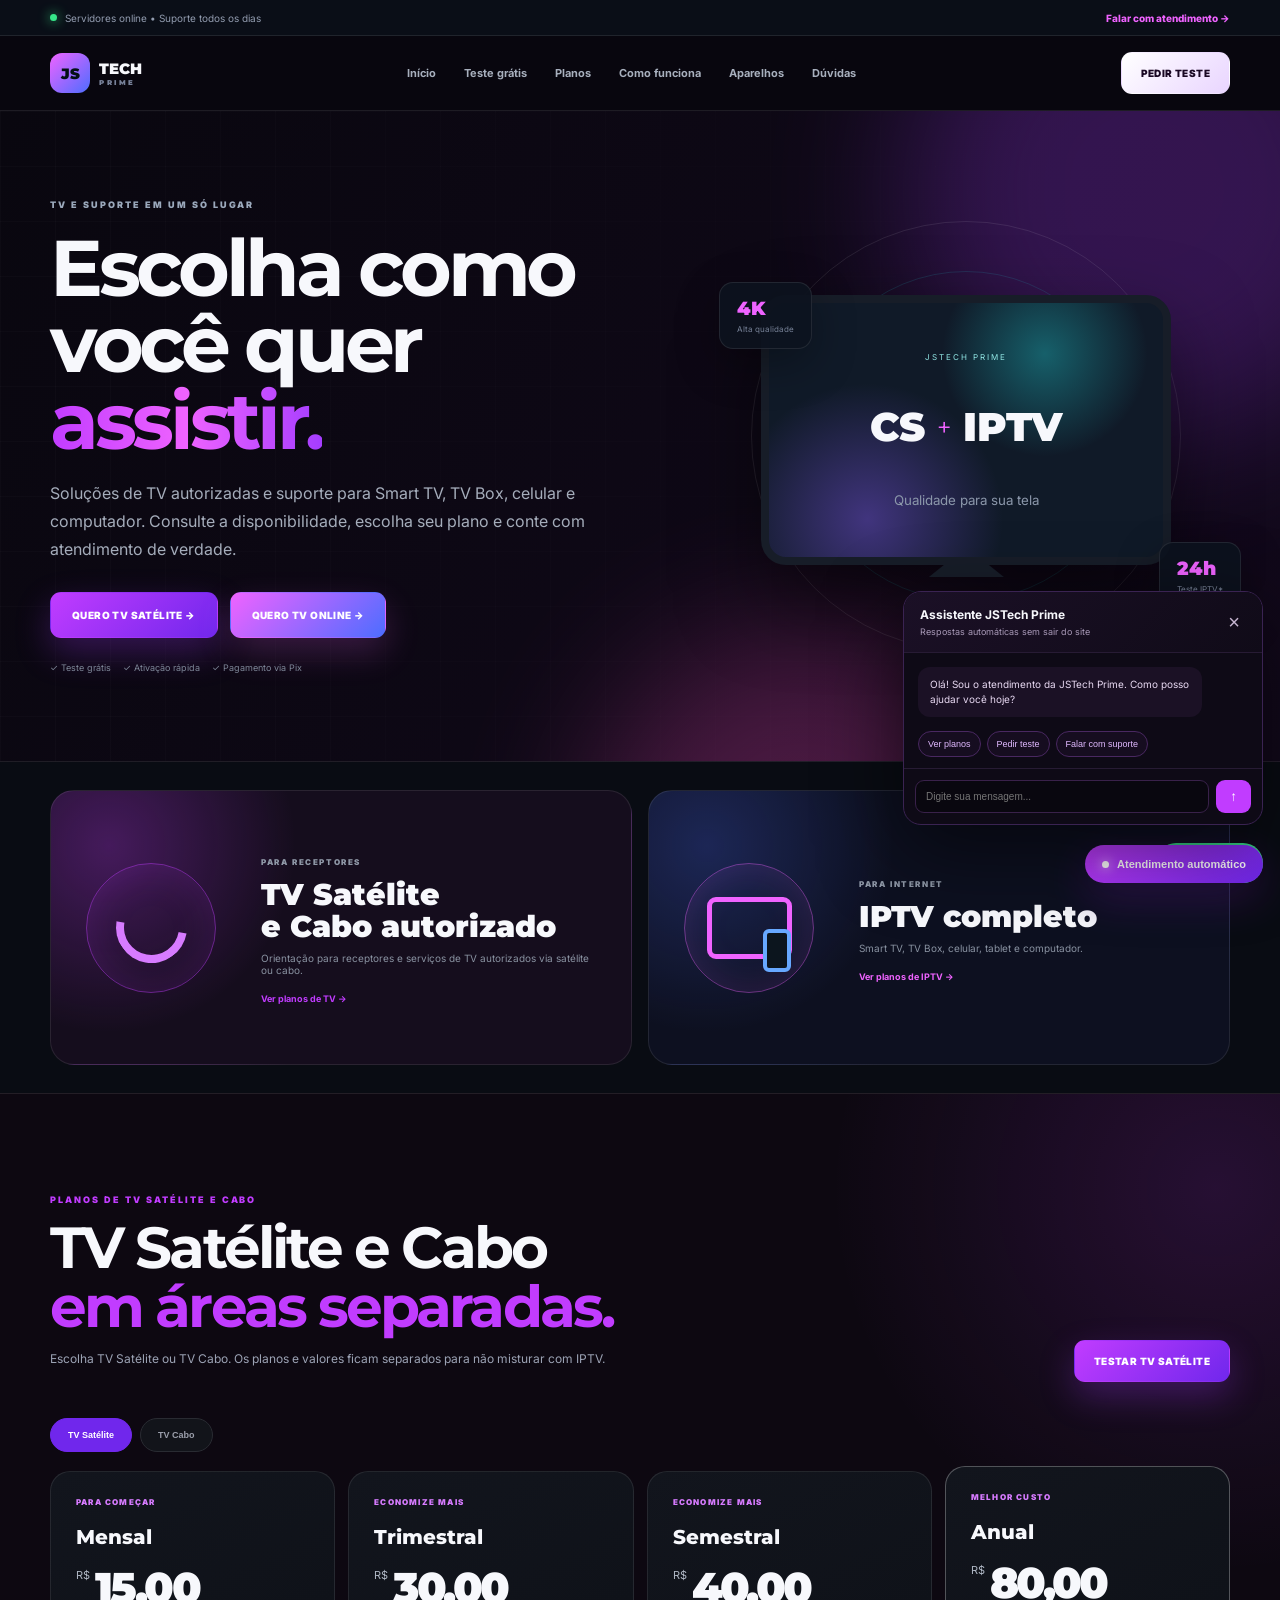
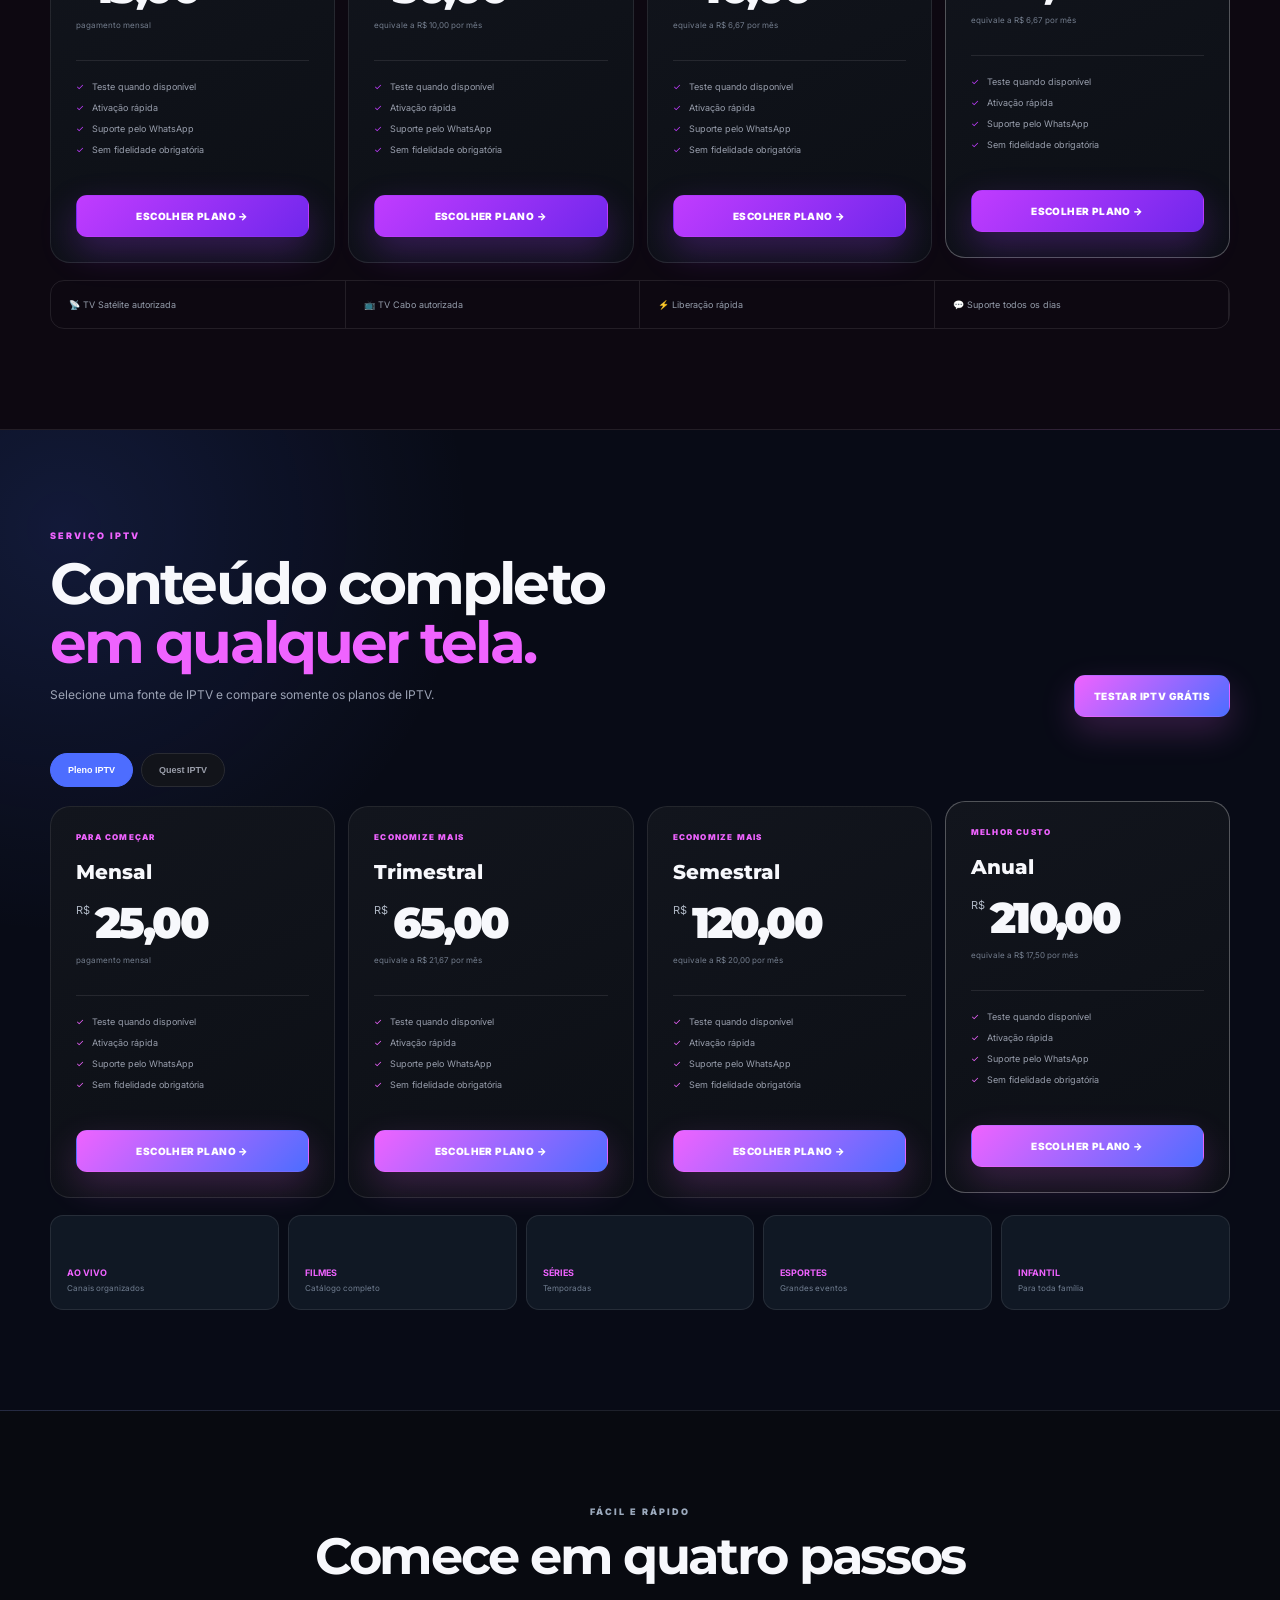
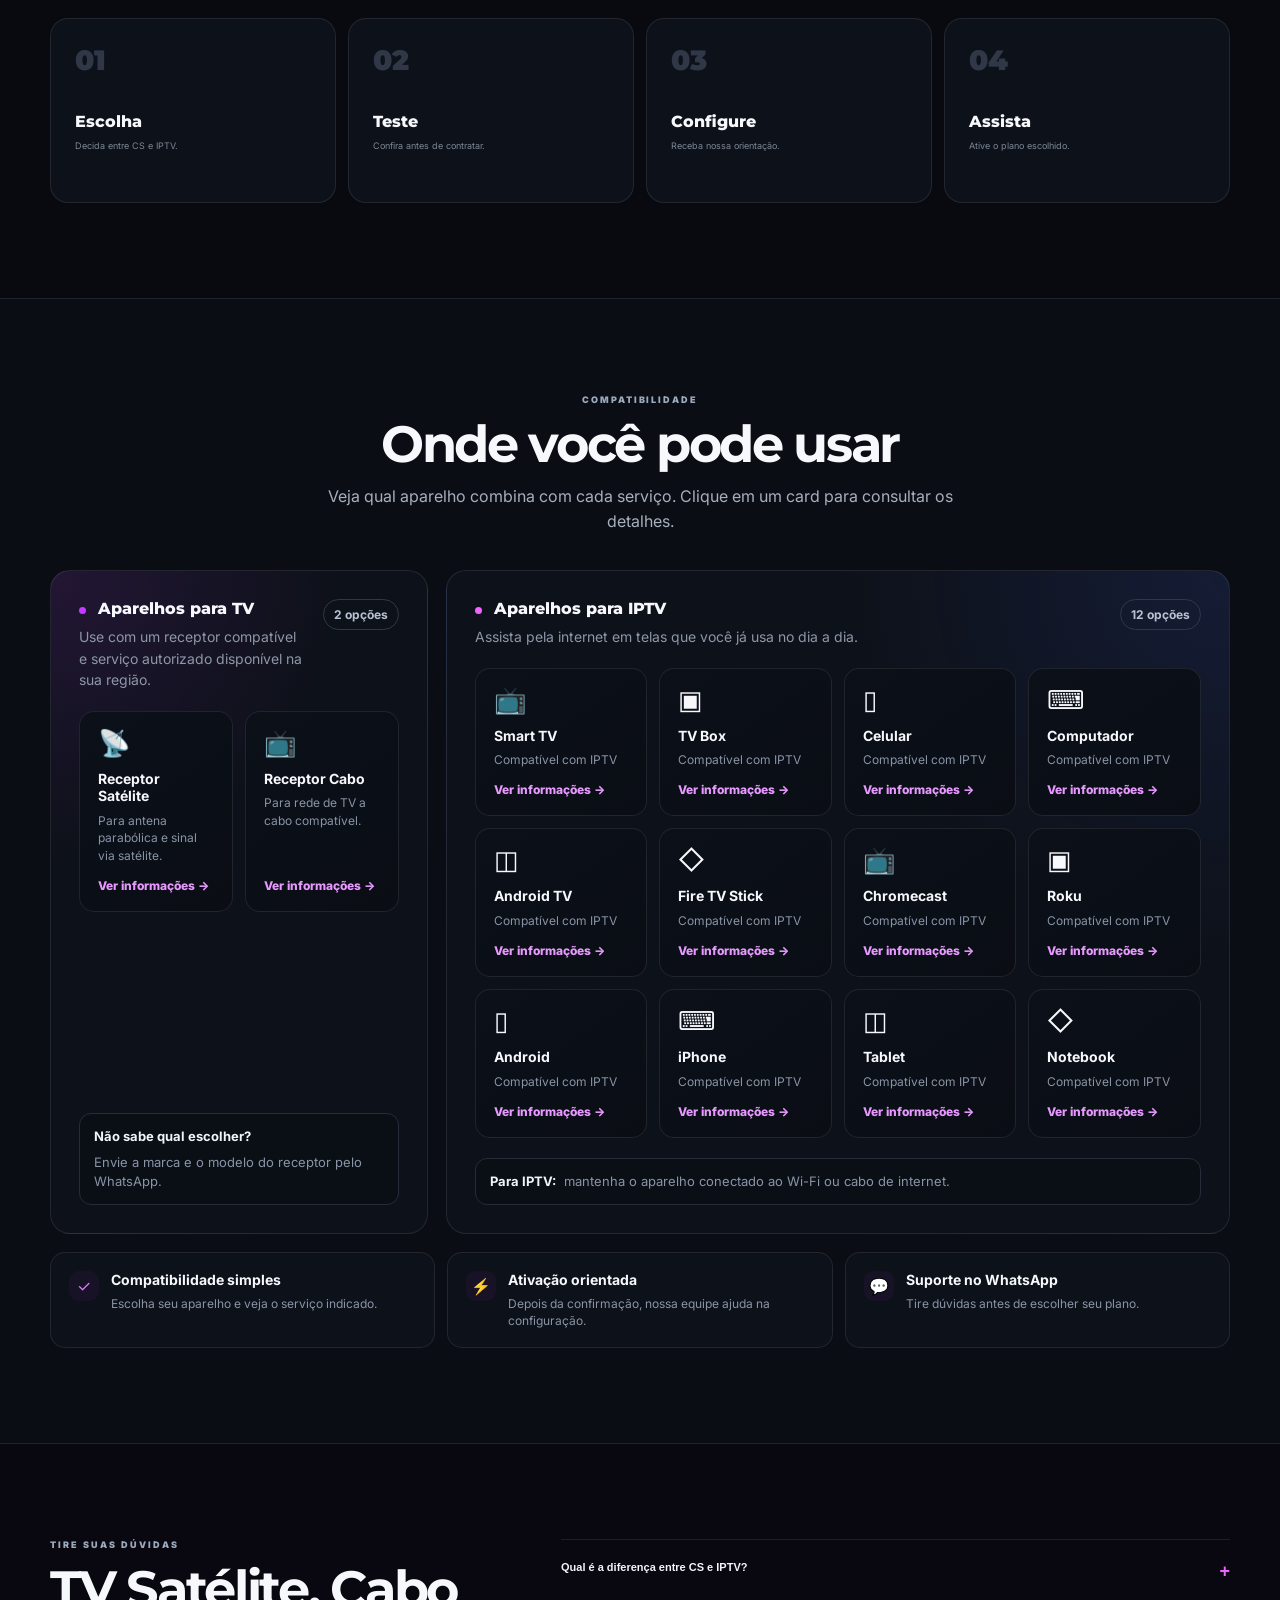
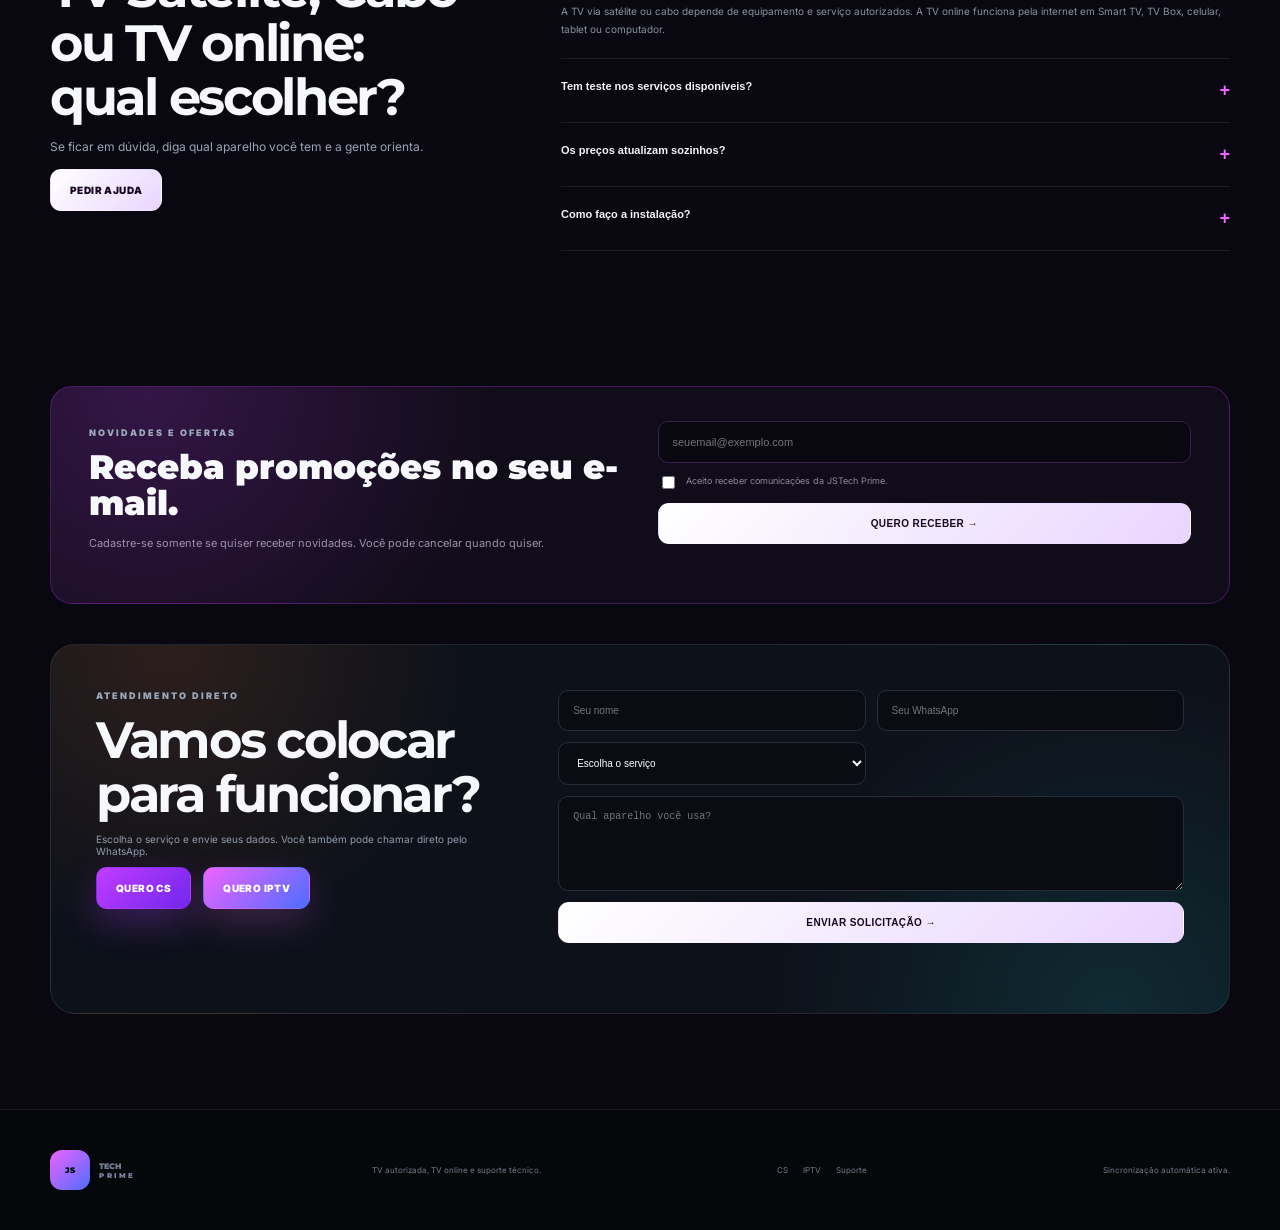
<file: index.html>
<!doctype html><html lang="pt-BR"><head><meta charset="utf-8"><meta name="viewport" content="width=device-width,initial-scale=1,viewport-fit=cover"><title>JSTech Prime | TV autorizada, planos e suporte</title><meta name="description" content="JSTech Prime: planos de TV autorizada, testes quando disponíveis, suporte e atendimento pelo WhatsApp."><meta name="robots" content="noindex,nofollow"><meta name="theme-color" content="#07090f"><link rel="preconnect" href="https://fonts.googleapis.com"><link rel="preconnect" href="https://fonts.gstatic.com" crossorigin><link href="https://fonts.googleapis.com/css2?family=Inter:wght@400;600;700;800;900&family=Montserrat:wght@700;800;900&display=swap" rel="stylesheet"><link rel="stylesheet" href="styles.css?v=10">
<style>
:root{--orange:#c13cff;--orange2:#7027ec;--cyan:#ef63ff;--blue:#4d6dff;--purple:#a53dff;--green:#36e889}
body{background:#09070f}
header{background:rgba(9,7,15,.9)}
.hero{background:linear-gradient(120deg,#09070f,#12091b)}
.hero-light.one{background:var(--purple)}
.hero-light.two{background:#ff4fc4}
.cs-button{background:linear-gradient(135deg,#c13cff,#7027ec);color:#fff;box-shadow:0 14px 35px rgba(167,58,255,.28)}
.iptv-button{background:linear-gradient(135deg,#ef63ff,#4d6dff);color:#fff;box-shadow:0 14px 35px rgba(239,99,255,.2)}
.primary{background:linear-gradient(135deg,#fff,#e9d5ff);color:#190723}
.choice-cs{background:radial-gradient(circle at 10% 20%,rgba(193,60,255,.28),transparent 33%),#150d1d}
.choice-iptv{background:radial-gradient(circle at 10% 20%,rgba(77,109,255,.24),transparent 33%),#0d1020}
.satellite{border-color:rgba(193,60,255,.45);box-shadow:inset 0 0 40px rgba(193,60,255,.16)}
.satellite:before{border-color:#d77bff;border-top-color:transparent;border-right-color:transparent}
.screens{border-color:rgba(239,99,255,.4);box-shadow:inset 0 0 40px rgba(239,99,255,.14)}
.screens:before{border-color:#ef63ff}
.cs-section{background:radial-gradient(circle at 95% 10%,rgba(193,60,255,.14),transparent 26%),#0d0811}
.iptv-section{background:radial-gradient(circle at 5% 10%,rgba(77,109,255,.15),transparent 27%),#080b16}
.cs-section .service-selector button.active{background:var(--orange2);border-color:var(--orange2);color:#fff}
.iptv-tabs button.active{background:var(--blue);border-color:var(--blue);color:#fff}
.cs-section .plan .tag{color:#d77bff}
.iptv-section .plan .tag{color:#ef63ff}
.service-features span:first-child:before{color:#d77bff}
.promo-section{padding:40px 0 0}
.promo-box{padding:34px 38px;border:1px solid rgba(193,60,255,.28);border-radius:22px;background:radial-gradient(circle at 8% 0,rgba(193,60,255,.2),transparent 32%),#110c19;display:grid;grid-template-columns:1fr 1fr;gap:35px;align-items:center}
.promo-box h2{font:900 34px/1.05 Montserrat;margin:12px 0}
.promo-box p{color:#9d91ac;font-size:11px;line-height:1.7}
.promo-form{display:grid;gap:11px}
.promo-form input[type=email]{padding:14px;border:1px solid #39214a;border-radius:10px;background:#09070f;color:#fff;font-size:11px}
.promo-form label{display:flex;align-items:flex-start;gap:8px;color:#9485a0;font-size:9px;line-height:1.5}
.promo-form input[type=checkbox]{accent-color:#c13cff;margin-top:2px}
#promoStatus{min-height:14px;color:#efb7ff;font-size:9px}
.chat-widget{position:fixed;right:17px;bottom:17px;z-index:80}
.chat-launcher{display:inline-flex;align-items:center;gap:8px;padding:13px 17px;border:0;border-radius:999px;background:linear-gradient(135deg,#c13cff,#7027ec);color:#fff;font-size:11px;font-weight:900;box-shadow:0 15px 45px rgba(81,22,125,.45);cursor:pointer}
.chat-dot{width:7px;height:7px;border-radius:50%;background:#fff;box-shadow:0 0 12px #fff}
.chat-panel{position:absolute;right:0;bottom:58px;width:min(360px,calc(100vw - 24px));border:1px solid #3a2352;border-radius:18px;background:#0e0a16;box-shadow:0 25px 80px rgba(0,0,0,.55);overflow:hidden}
.chat-head{padding:15px 16px;display:flex;justify-content:space-between;gap:14px;border-bottom:1px solid #271b34;background:linear-gradient(135deg,#1b1026,#100b18)}
.chat-head strong,.chat-head small{display:block}.chat-head strong{font-size:12px}.chat-head small{margin-top:4px;color:#a899b7;font-size:9px}.chat-head button{border:0;background:none;color:#c7b6d2;font-size:20px;cursor:pointer}
.chat-messages{max-height:250px;padding:14px;display:grid;gap:9px;overflow:auto}
.chat-bubble{max-width:86%;padding:10px 12px;border-radius:12px;font-size:10px;line-height:1.5}
.chat-bubble.bot{background:#1b1125;color:#e8d9f2}.chat-bubble.user{justify-self:end;background:#7027ec;color:#fff}
.chat-quick{display:flex;gap:6px;flex-wrap:wrap;padding:0 14px 11px}
.chat-quick button{padding:7px 9px;border:1px solid #492861;border-radius:999px;background:#160d20;color:#e0b9ff;font-size:9px;cursor:pointer}
.chat-form{display:flex;gap:7px;padding:11px;border-top:1px solid #271b34}
.chat-form input{flex:1;min-width:0;padding:10px;border:1px solid #39214a;border-radius:9px;background:#09070f;color:#fff;font-size:10px}
.chat-form button{width:35px;border:0;border-radius:9px;background:#c13cff;color:#fff;font-weight:900;cursor:pointer}
@media(max-width:620px){.promo-box{grid-template-columns:1fr;padding:28px}.chat-panel{right:-5px}.chat-launcher{padding:12px 14px}}
</style></head><body>
<div class="announcement"><div class="container"><span><i></i> Servidores online • Suporte todos os dias</span><a data-wa="general">Falar com atendimento →</a></div></div><header><div class="container nav"><a class="logo" href="#inicio"><span>JS</span><div>TECH<small>PRIME</small></div></a><nav><a href="#inicio">Início</a><a href="#cs">Teste grátis</a><a href="#iptv">Planos</a><a href="#como">Como funciona</a><a href="#aparelhos">Aparelhos</a><a href="#faq">Dúvidas</a></nav><a class="button primary" data-wa="trial">PEDIR TESTE</a></div></header>
<main id="inicio"><section class="hero"><div class="hero-light one"></div><div class="hero-light two"></div><div class="container hero-content"><div class="hero-copy"><div class="eyebrow">TV E SUPORTE EM UM SÓ LUGAR</div><h1>Escolha como<br>você quer <em>assistir.</em></h1><p>Soluções de TV autorizadas e suporte para Smart TV, TV Box, celular e computador. Consulte a disponibilidade, escolha seu plano e conte com atendimento de verdade.</p><div class="hero-buttons"><a class="button cs-button" href="#cs">QUERO TV SATÉLITE →</a><a class="button iptv-button" href="#iptv">QUERO TV ONLINE →</a></div><div class="trust"><span>✓ Teste grátis</span><span>✓ Ativação rápida</span><span>✓ Pagamento via Pix</span></div></div><div class="hero-visual"><div class="orbit o1"></div><div class="orbit o2"></div><div class="tv"><div class="tv-screen"><span>JSTECH PRIME</span><strong>CS</strong><i>+</i><strong>IPTV</strong><small>Qualidade para sua tela</small></div><div class="tv-base"></div></div><div class="floating f1"><b>4K</b><small>Alta qualidade</small></div><div class="floating f2"><b>24h</b><small>Teste IPTV*</small></div></div></div></section>
<section class="choice"><div class="container choice-grid"><a class="choice-card choice-cs" href="#cs"><div class="choice-icon satellite"></div><div><small>PARA RECEPTORES</small><h2>TV Satélite<br>e Cabo autorizado</h2><p>Orientação para receptores e serviços de TV autorizados via satélite ou cabo.</p><b>Ver planos de TV →</b></div></a><a class="choice-card choice-iptv" href="#iptv"><div class="choice-icon screens"></div><div><small>PARA INTERNET</small><h2>IPTV completo</h2><p>Smart TV, TV Box, celular, tablet e computador.</p><b>Ver planos de IPTV →</b></div></a></div></section>
<section class="service-section cs-section" id="cs"><div class="container"><div class="service-head"><div><div class="eyebrow orange">PLANOS DE TV SATÉLITE E CABO</div><h2>TV Satélite e Cabo<br><em>em áreas separadas.</em></h2><p>Escolha TV Satélite ou TV Cabo. Os planos e valores ficam separados para não misturar com IPTV.</p></div><a class="button cs-button" data-wa="cs-trial">TESTAR TV SATÉLITE</a></div><div class="service-selector" id="csTabs"></div><div class="plan-grid" id="csPlans"><div class="loader"></div><div class="loader"></div><div class="loader"></div><div class="loader"></div></div><div class="service-features"><span>📡 TV Satélite autorizada</span><span>📺 TV Cabo autorizada</span><span>⚡ Liberação rápida</span><span>💬 Suporte todos os dias</span></div></div></section>
<section class="service-section iptv-section" id="iptv"><div class="container"><div class="service-head"><div><div class="eyebrow cyan">SERVIÇO IPTV</div><h2>Conteúdo completo<br><em>em qualquer tela.</em></h2><p>Selecione uma fonte de IPTV e compare somente os planos de IPTV.</p></div><a class="button iptv-button" data-wa="iptv-trial">TESTAR IPTV GRÁTIS</a></div><div class="service-selector iptv-tabs" id="iptvTabs"></div><div class="plan-grid" id="iptvPlans"><div class="loader"></div><div class="loader"></div><div class="loader"></div><div class="loader"></div></div><div class="catalog-strip"><div><b>AO VIVO</b><span>Canais organizados</span></div><div><b>FILMES</b><span>Catálogo completo</span></div><div><b>SÉRIES</b><span>Temporadas</span></div><div><b>ESPORTES</b><span>Grandes eventos</span></div><div><b>INFANTIL</b><span>Para toda família</span></div></div></div></section>
<section class="how" id="como"><div class="container"><div class="title center"><div class="eyebrow">FÁCIL E RÁPIDO</div><h2>Comece em quatro passos</h2></div><div class="steps"><article><b>01</b><span>Escolha</span><p>Decida entre CS e IPTV.</p></article><article><b>02</b><span>Teste</span><p>Confira antes de contratar.</p></article><article><b>03</b><span>Configure</span><p>Receba nossa orientação.</p></article><article><b>04</b><span>Assista</span><p>Ative o plano escolhido.</p></article></div></div></section>
<section class="devices" id="aparelhos"><div class="container"><div class="title center"><div class="eyebrow">COMPATIBILIDADE</div><h2>Onde você pode usar</h2><p>Veja qual aparelho combina com cada serviço. Clique em um card para consultar os detalhes.</p></div><div class="device-columns"><div class="device-panel cs-panel"><div class="device-panel-head"><div><h3><i class="dot orange-dot"></i> Aparelhos para TV</h3><p>Use com um receptor compatível e serviço autorizado disponível na sua região.</p></div><span class="device-count">2 opções</span></div><div class="device-list cs-device-list"><button type="button" class="device-card" data-device="receptor-satelite"><span class="device-symbol">📡</span><b>Receptor Satélite</b><span class="device-sub">Para antena parabólica e sinal via satélite.</span><span class="device-link">Ver informações →</span></button><button type="button" class="device-card" data-device="receptor-cabo"><span class="device-symbol">📺</span><b>Receptor Cabo</b><span class="device-sub">Para rede de TV a cabo compatível.</span><span class="device-link">Ver informações →</span></button></div><div class="device-tip"><strong>Não sabe qual escolher?</strong><span>Envie a marca e o modelo do receptor pelo WhatsApp.</span></div></div><div class="device-panel iptv-panel"><div class="device-panel-head"><div><h3><i class="dot cyan-dot"></i> Aparelhos para IPTV</h3><p>Assista pela internet em telas que você já usa no dia a dia.</p></div><span class="device-count">12 opções</span></div><div class="device-list" id="deviceList"></div><div class="device-tip"><strong>Para IPTV:</strong><span>mantenha o aparelho conectado ao Wi-Fi ou cabo de internet.</span></div></div></div><div class="device-note-row"><div class="device-note"><span class="device-note-icon">✓</span><div><strong>Compatibilidade simples</strong><p>Escolha seu aparelho e veja o serviço indicado.</p></div></div><div class="device-note"><span class="device-note-icon">⚡</span><div><strong>Ativação orientada</strong><p>Depois da confirmação, nossa equipe ajuda na configuração.</p></div></div><div class="device-note"><span class="device-note-icon">💬</span><div><strong>Suporte no WhatsApp</strong><p>Tire dúvidas antes de escolher seu plano.</p></div></div></div></div></section><div id="deviceModal" class="device-modal" hidden aria-hidden="true"><div class="device-modal-backdrop" data-device-close></div><section class="device-modal-card" role="dialog" aria-modal="true" aria-labelledby="deviceModalTitle"><button type="button" class="device-modal-close" id="deviceModalClose" aria-label="Fechar informações">×</button><span class="device-modal-kicker" id="deviceModalKicker">COMPATIBILIDADE</span><h2 id="deviceModalTitle">Informações do aparelho</h2><p id="deviceModalLead">Confira os detalhes para escolher com segurança.</p><div class="device-modal-grid"><div><span>O que você precisa</span><strong id="deviceModalNeed"></strong></div><div><span>Como funciona</span><strong id="deviceModalHow"></strong></div></div><div class="device-modal-actions"><a class="button primary" id="deviceModalWhatsapp" target="_blank" rel="noopener noreferrer">CONSULTAR NO WHATSAPP →</a><button type="button" class="device-modal-secondary" data-device-close>Fechar</button></div></section></div>
<section class="faq-section" id="faq"><div class="container faq-layout"><div class="title"><div class="eyebrow">TIRE SUAS DÚVIDAS</div><h2>TV Satélite, Cabo ou TV online:<br>qual escolher?</h2><p>Se ficar em dúvida, diga qual aparelho você tem e a gente orienta.</p><a class="button primary" data-wa="support">PEDIR AJUDA</a></div><div class="faq-list"><article class="faq open"><button>Qual é a diferença entre CS e IPTV?<span>+</span></button><p>A TV via satélite ou cabo depende de equipamento e serviço autorizados. A TV online funciona pela internet em Smart TV, TV Box, celular, tablet ou computador.</p></article><article class="faq"><button>Tem teste nos serviços disponíveis?<span>+</span></button><p>Quando disponível, a equipe confirma pelo WhatsApp qual teste é compatível com seu aparelho.</p></article><article class="faq"><button>Os preços atualizam sozinhos?<span>+</span></button><p>Sim. O Supabase verifica as fontes automaticamente e mantém o último valor válido se alguma página sair do ar.</p></article><article class="faq"><button>Como faço a instalação?<span>+</span></button><p>Você informa o aparelho e recebe a orientação correta para configurar.</p></article></div></div></section>

<section class="promo-section" id="novidades">
  <div class="container promo-box">
    <div>
      <div class="eyebrow">NOVIDADES E OFERTAS</div>
      <h2>Receba promoções no seu e-mail.</h2>
      <p>Cadastre-se somente se quiser receber novidades. Você pode cancelar quando quiser.</p>
    </div>
    <form id="promoForm" class="promo-form">
      <input type="email" name="email" placeholder="seuemail@exemplo.com" autocomplete="email" required>
      <label><input type="checkbox" name="consentimento" required> Aceito receber comunicações da JSTech Prime.</label>
      <button class="button primary" type="submit">QUERO RECEBER →</button>
      <div id="promoStatus" role="status"></div>
    </form>
  </div>
</section><section class="contact"><div class="container contact-box"><div><div class="eyebrow">ATENDIMENTO DIRETO</div><h2>Vamos colocar para funcionar?</h2><p>Escolha o serviço e envie seus dados. Você também pode chamar direto pelo WhatsApp.</p><div class="contact-buttons"><a class="button cs-button" data-wa="cs-trial">QUERO CS</a><a class="button iptv-button" data-wa="iptv-trial">QUERO IPTV</a></div></div><form id="leadForm"><input name="nome" placeholder="Seu nome" required><input name="whatsapp" inputmode="tel" placeholder="Seu WhatsApp" required><select name="servico" required><option value="">Escolha o serviço</option><option>TV Satélite autorizada</option><option>TV Cabo autorizada</option><option>TV Online</option><option>Suporte</option></select><textarea name="mensagem" placeholder="Qual aparelho você usa?"></textarea><button class="button primary" type="submit">ENVIAR SOLICITAÇÃO →</button><div id="formStatus"></div></form></div></section></main>
<footer><div class="container footer"><a class="logo" href="#inicio"><span>JS</span><div>TECH<small>PRIME</small></div></a><p>TV autorizada, TV online e suporte técnico.</p><div><a href="#cs">CS</a><a href="#iptv">IPTV</a><a data-wa="support">Suporte</a></div><small id="lastUpdate">Sincronização automática ativa.</small></div></footer><a class="whatsapp" data-wa="general">☏ <b>WhatsApp</b></a>
<div class="chat-widget">
  <button id="chatToggle" class="chat-launcher" type="button" aria-expanded="true" aria-controls="chatPanel"><span class="chat-dot"></span> Atendimento automático</button>
  <section id="chatPanel" class="chat-panel">
    <div class="chat-head"><div><strong>Assistente JSTech Prime</strong><small>Respostas automáticas sem sair do site</small></div><button id="chatClose" type="button" aria-label="Fechar atendimento">×</button></div>
    <div id="chatMessages" class="chat-messages"><div class="chat-bubble bot">Olá! Sou o atendimento da JSTech Prime. Como posso ajudar você hoje?</div></div>
    <div class="chat-quick"><button type="button" data-chat="planos">Ver planos</button><button type="button" data-chat="teste">Pedir teste</button><button type="button" data-chat="suporte">Falar com suporte</button></div>
    <form id="chatForm" class="chat-form"><input id="chatInput" placeholder="Digite sua mensagem..." autocomplete="off" required><button type="submit" aria-label="Enviar mensagem">↑</button></form>
  </section>
</div><script src="app.js?v=14"></script></body></html>
</file>
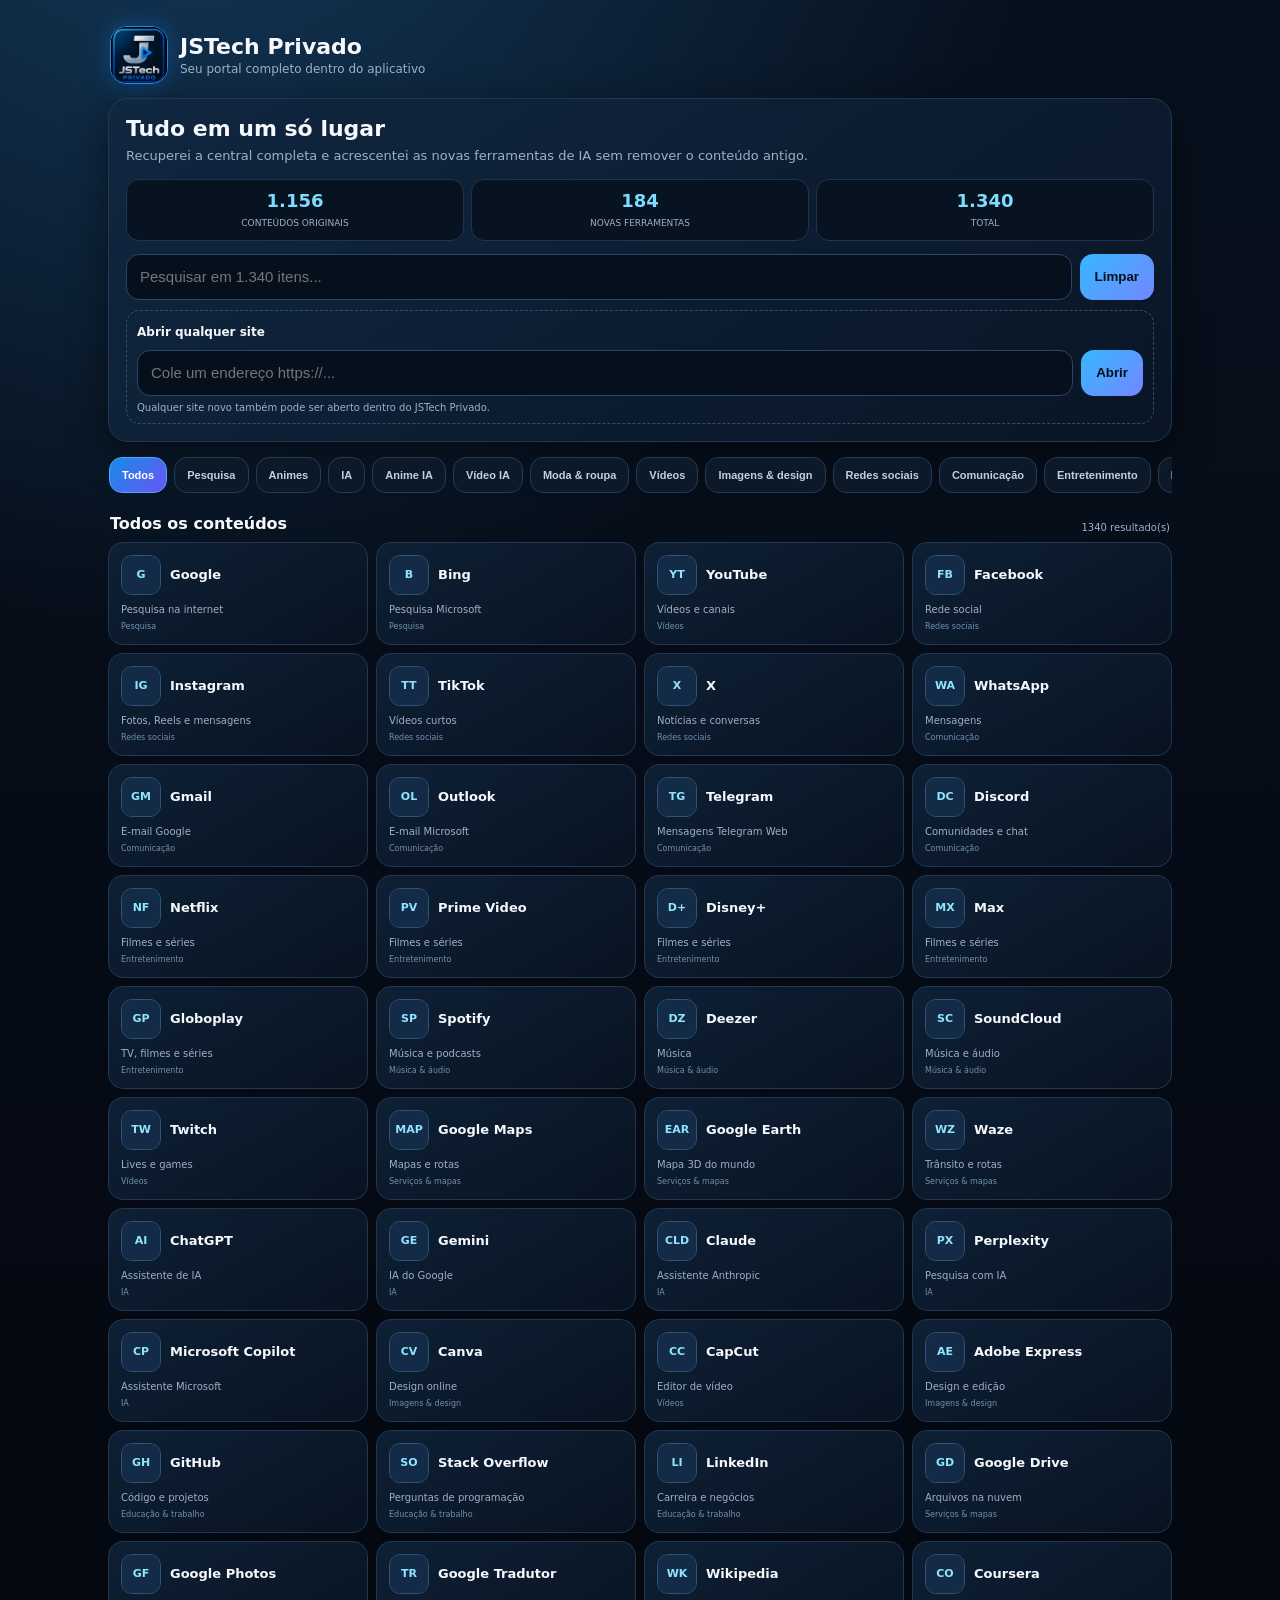
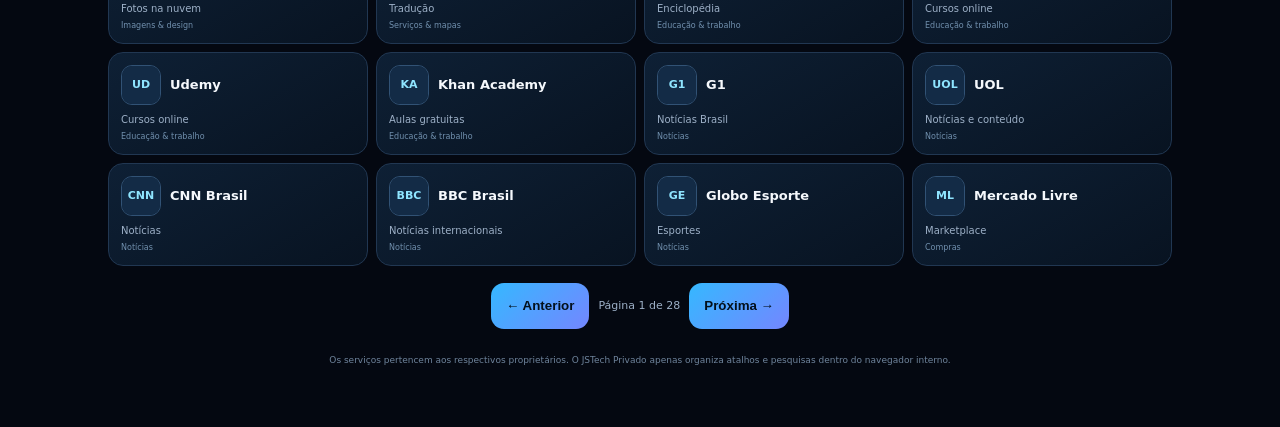
<file: privado/index.html>
<!doctype html>
<html lang="pt-BR">
<head>
<meta charset="utf-8">
<meta name="viewport" content="width=device-width,initial-scale=1,maximum-scale=1,user-scalable=no,viewport-fit=cover">
<title>JSTech Privado</title>
<style>
:root{color-scheme:dark;--bg:#050a12;--panel:#0b1625;--panel2:#0e1d30;--line:#213752;--txt:#f5f8fc;--muted:#9db0c7;--blue:#35b8ff;--violet:#8069ff;--green:#63e6a7}
*{box-sizing:border-box}html,body{margin:0;background:radial-gradient(circle at 15% -10%,#14395a 0,transparent 34%),linear-gradient(#07111e,#040811 70%);color:var(--txt);font-family:system-ui,-apple-system,Segoe UI,Roboto,Arial,sans-serif;min-height:100%}
.wrap{max-width:1100px;margin:auto;padding:16px 13px 50px}.brand{display:flex;align-items:center;gap:12px;margin:2px 2px 14px}.logo{width:58px;height:58px;border-radius:16px;overflow:hidden;border:1px solid #2688d7;box-shadow:0 0 25px #1188ff55}.logo img{width:100%;height:100%;object-fit:cover}.brand h1{margin:0;font-size:22px}.brand p{margin:3px 0 0;color:var(--muted);font-size:12px}
.hero{padding:17px;border-radius:20px;background:linear-gradient(145deg,#102740,#091525);border:1px solid var(--line);box-shadow:0 12px 40px #0007}.hero h2{font-size:22px;margin:0 0 6px}.hero p{margin:0;color:var(--muted);font-size:13px;line-height:1.45}
.stats{display:grid;grid-template-columns:repeat(3,1fr);gap:7px;margin:13px 0}.stat{padding:10px;border-radius:13px;background:#071321;border:1px solid #1e344f;text-align:center}.stat strong{display:block;font-size:18px;color:#7ddcff}.stat span{font-size:9px;color:var(--muted)}
.searchrow{display:grid;grid-template-columns:1fr auto;gap:8px;margin-top:10px}input{width:100%;min-height:46px;padding:0 13px;border:1px solid #2b4568;border-radius:13px;background:#06101d;color:#fff;font-size:15px;outline:none}button{min-height:46px;border:0;border-radius:13px;padding:0 15px;font-weight:800;background:linear-gradient(135deg,var(--blue),#7486ff);color:#03101c}.custom{margin-top:10px;padding:10px;border:1px dashed #315070;border-radius:14px}.custom b{font-size:12px}.custom small{display:block;margin-top:6px;color:var(--muted);font-size:10px}
.chips{display:flex;gap:7px;overflow:auto;padding:15px 1px 8px;scrollbar-width:none}.chips::-webkit-scrollbar{display:none}.chip{white-space:nowrap;min-height:36px;padding:0 12px;background:#0c1929;color:#bed0e4;border:1px solid #223b59;font-size:11px}.chip.active{background:linear-gradient(135deg,#168bea,#6955f4);color:white;border-color:#4da8ff}
.head{display:flex;justify-content:space-between;align-items:end;margin:13px 2px 9px}.head h3{margin:0;font-size:16px}.head span{font-size:10px;color:var(--muted)}.grid{display:grid;grid-template-columns:repeat(2,minmax(0,1fr));gap:8px}.card{display:block;text-decoration:none;color:inherit;padding:12px;border-radius:15px;background:linear-gradient(150deg,#0e2035,#081321);border:1px solid var(--line);min-height:103px}.card:active{transform:scale(.98)}.card.ai{border-color:#305684}.card.cling{border-color:#48cfff;box-shadow:inset 0 0 22px #1b86c926}.top{display:flex;gap:9px;align-items:center}.ico{width:40px;height:40px;border-radius:11px;display:grid;place-items:center;background:#f7f9fc;border:1px solid #315275;color:#15314c;font-weight:900;font-size:11px;flex:none;overflow:hidden}.ico img{width:30px;height:30px;object-fit:contain;border-radius:7px}.ico span{display:none;width:100%;height:100%;place-items:center;background:#132b46;color:#8fe5ff}.ico.no-logo span{display:grid}.nm{font-weight:850;font-size:13px;line-height:1.2}.tag{display:inline-block;margin-left:5px;font-size:8px;border:1px solid #2f795d;color:#8ff2bd;background:#0e2c24;padding:2px 5px;border-radius:20px}.desc{font-size:10px;line-height:1.35;color:var(--muted);margin:8px 0 0}.src{margin-top:6px;color:#7190ae;font-size:8px}.pager{display:flex;justify-content:center;align-items:center;gap:9px;margin:17px 0}.pager button{min-width:80px}.pager span{font-size:11px;color:var(--muted)}.empty{display:none;text-align:center;padding:35px 10px;color:var(--muted)}.footer{text-align:center;margin-top:25px;font-size:9px;color:#6f849c;line-height:1.45}
@media(min-width:650px){.grid{grid-template-columns:repeat(3,minmax(0,1fr))}.wrap{padding:24px 18px 60px}}@media(min-width:950px){.grid{grid-template-columns:repeat(4,minmax(0,1fr))}}@media(max-width:370px){.grid{grid-template-columns:1fr}.stats{grid-template-columns:1fr 1fr 1fr}.stat strong{font-size:15px}}
.tor-panel{display:none;margin:10px 0 4px;padding:14px;border-radius:16px;background:linear-gradient(145deg,#161127,#0a1322);border:1px solid #68479a;box-shadow:inset 0 0 28px #452a7033}
.tor-panel.show{display:block}.tor-head{display:flex;align-items:center;justify-content:space-between;gap:10px}.tor-head b{font-size:14px}.tor-status{font-size:9px;color:#cbb9e8;border:1px solid #5a4379;padding:5px 8px;border-radius:20px}
.tor-note{margin:8px 0;color:#b7a9c9;font-size:10px;line-height:1.45}.tor-actions{display:grid;grid-template-columns:1fr 1fr;gap:7px;margin:9px 0}.tor-actions button{min-height:40px;padding:0 8px;font-size:10px}
.tor-onion{display:grid;grid-template-columns:1fr auto;gap:7px}.tor-onion input{font-size:12px;min-height:42px}.tor-onion button{min-height:42px}.tor-warn{margin-top:8px;font-size:9px;color:#cba9a9;line-height:1.4}
</style>
<link rel="manifest" href="manifest.webmanifest">
<link rel="icon" href="icon.svg" type="image/svg+xml">
<link rel="apple-touch-icon" href="icon.svg">
<meta name="apple-mobile-web-app-capable" content="yes">
<meta name="apple-mobile-web-app-status-bar-style" content="black-translucent">
<meta name="apple-mobile-web-app-title" content="JSTech Privado">
<style>
.anime-cover{width:40px;height:54px;object-fit:cover;border-radius:8px}
.privacy-note{margin:10px 0;padding:10px;border:1px solid #24516f;border-radius:12px;background:#081928;color:#9fdcff;font-size:10px}
</style>
</head>
<body>
<div class="wrap">
  <div class="brand"><div class="logo"><img src="[data-uri]" alt="JSTech Privado"></div><div><h1>JSTech Privado</h1><p>Seu portal completo dentro do aplicativo</p></div></div>
<section class="hero">
    <h2>Tudo em um só lugar</h2>
    <p>Recuperei a central completa e acrescentei as novas ferramentas de IA sem remover o conteúdo antigo.</p>
    <div class="stats"><div class="stat"><strong>1.156</strong><span>CONTEÚDOS ORIGINAIS</span></div><div class="stat"><strong id="newCount">118</strong><span>NOVAS FERRAMENTAS</span></div><div class="stat"><strong id="totalCount">1.274</strong><span>TOTAL</span></div></div>
    <div class="searchrow"><input id="q" type="search" placeholder="Pesquisar em todos os itens..."><button onclick="clearSearch()">Limpar</button></div>
    <div class="custom"><b>Abrir qualquer site</b><div class="searchrow"><input id="u" inputmode="url" placeholder="Cole um endereço https://..."><button onclick="openCustom()">Abrir</button></div><small>Qualquer site novo também pode ser aberto dentro do JSTech Privado.</small></div>
  </section>
  <div class="chips" id="chips"></div>
<div class="tor-panel" id="torPanel">
<div class="tor-head"><b>🧅 Tor / Dark Web</b><span class="tor-status" id="torStatus">TOR automático</span></div>
<div class="tor-note"><b>Tor integrado ao JSTech Privado 1.5.6.</b> Ele liga sozinho quando o aplicativo abre. Não precisa instalar Orbot nem Tor Browser.</div>
<div class="tor-note">Os endereços .onion abaixo abrem dentro do próprio Privator e usam o circuito Tor interno do APK.</div>
<div class="tor-warn">Use apenas endereços confiáveis. Tor aumenta a privacidade, mas não torna atividades ilegais permitidas e não verifica se um site desconhecido é seguro.</div>
</div>
  <div class="head"><h3 id="title">Todos os conteúdos</h3><span id="count"></span></div>
  <div class="grid" id="grid"></div>
  <div class="empty" id="empty">Nada encontrado. Tente outra pesquisa.</div>
  <div class="pager" id="pager"><button id="prev" onclick="prevPage()">← Anterior</button><span id="pageInfo"></span><button id="next" onclick="nextPage()">Próxima →</button></div>
  <div class="footer">Os serviços pertencem aos respectivos proprietários. O JSTech Privado apenas organiza atalhos e pesquisas dentro do navegador interno.</div>
</div>
<script>
const directSites = [
["Google","G","Pesquisa","Pesquisa na internet","https://www.google.com/"],
["Bing","B","Pesquisa","Pesquisa Microsoft","https://www.bing.com/"],
["YouTube","YT","Vídeos","Vídeos e canais","https://www.youtube.com/"],
["Facebook","FB","Redes sociais","Rede social","https://www.facebook.com/"],
["Instagram","IG","Redes sociais","Fotos, Reels e mensagens","https://www.instagram.com/"],
["TikTok","TT","Redes sociais","Vídeos curtos","https://www.tiktok.com/"],
["X","X","Redes sociais","Notícias e conversas","https://x.com/"],
["WhatsApp","WA","Comunicação","Mensagens","https://web.whatsapp.com/"],
["Gmail","GM","Comunicação","E-mail Google","https://mail.google.com/"],
["Outlook","OL","Comunicação","E-mail Microsoft","https://outlook.live.com/"],
["Telegram","TG","Comunicação","Mensagens Telegram Web","https://web.telegram.org/"],
["Discord","DC","Comunicação","Comunidades e chat","https://discord.com/app"],
["Netflix","NF","Entretenimento","Filmes e séries","https://www.netflix.com/"],
["Prime Video","PV","Entretenimento","Filmes e séries","https://www.primevideo.com/"],
["Disney+","D+","Entretenimento","Filmes e séries","https://www.disneyplus.com/"],
["Max","MX","Entretenimento","Filmes e séries","https://www.max.com/"],
["Globoplay","GP","Entretenimento","TV, filmes e séries","https://globoplay.globo.com/"],
["Spotify","SP","Música & áudio","Música e podcasts","https://open.spotify.com/"],
["Deezer","DZ","Música & áudio","Música","https://www.deezer.com/"],
["SoundCloud","SC","Música & áudio","Música e áudio","https://soundcloud.com/"],
["Twitch","TW","Vídeos","Lives e games","https://www.twitch.tv/"],
["Google Maps","MAP","Serviços & mapas","Mapas e rotas","https://maps.google.com/"],
["Google Earth","EAR","Serviços & mapas","Mapa 3D do mundo","https://earth.google.com/web/"],
["Waze","WZ","Serviços & mapas","Trânsito e rotas","https://www.waze.com/live-map/"],
["ChatGPT","AI","IA","Assistente de IA","https://chatgpt.com/"],
["Gemini","GE","IA","IA do Google","https://gemini.google.com/"],
["Claude","CLD","IA","Assistente Anthropic","https://claude.ai/"],
["Perplexity","PX","IA","Pesquisa com IA","https://www.perplexity.ai/"],
["Microsoft Copilot","CP","IA","Assistente Microsoft","https://copilot.microsoft.com/"],
["Canva","CV","Imagens & design","Design online","https://www.canva.com/"],
["CapCut","CC","Vídeos","Editor de vídeo","https://www.capcut.com/"],
["Adobe Express","AE","Imagens & design","Design e edição","https://www.adobe.com/express/"],
["GitHub","GH","Educação & trabalho","Código e projetos","https://github.com/"],
["Stack Overflow","SO","Educação & trabalho","Perguntas de programação","https://stackoverflow.com/"],
["LinkedIn","LI","Educação & trabalho","Carreira e negócios","https://www.linkedin.com/"],
["Google Drive","GD","Serviços & mapas","Arquivos na nuvem","https://drive.google.com/"],
["Google Photos","GF","Imagens & design","Fotos na nuvem","https://photos.google.com/"],
["Google Tradutor","TR","Serviços & mapas","Tradução","https://translate.google.com/"],
["Wikipedia","WK","Educação & trabalho","Enciclopédia","https://pt.wikipedia.org/"],
["Coursera","CO","Educação & trabalho","Cursos online","https://www.coursera.org/"],
["Udemy","UD","Educação & trabalho","Cursos online","https://www.udemy.com/"],
["Khan Academy","KA","Educação & trabalho","Aulas gratuitas","https://pt.khanacademy.org/"],
["G1","G1","Notícias","Notícias Brasil","https://g1.globo.com/"],
["UOL","UOL","Notícias","Notícias e conteúdo","https://www.uol.com.br/"],
["CNN Brasil","CNN","Notícias","Notícias","https://www.cnnbrasil.com.br/"],
["BBC Brasil","BBC","Notícias","Notícias internacionais","https://www.bbc.com/portuguese"],
["Globo Esporte","GE","Notícias","Esportes","https://ge.globo.com/"],
["Mercado Livre","ML","Compras","Marketplace","https://www.mercadolivre.com.br/"],
["Amazon Brasil","AMZ","Compras","Compras online","https://www.amazon.com.br/"],
["Shopee","SH","Compras","Marketplace","https://shopee.com.br/"],
["AliExpress","AX","Compras","Compras internacionais","https://pt.aliexpress.com/"],
["OLX","OLX","Compras","Classificados","https://www.olx.com.br/"],
["iFood","IF","Serviços & mapas","Delivery","https://www.ifood.com.br/"],
["Booking","BK","Serviços & mapas","Hotéis e hospedagem","https://www.booking.com/"],
["Airbnb","AB","Serviços & mapas","Hospedagem","https://www.airbnb.com.br/"],
["SuperLive Web Online","SL","Redes sociais","Lives e chat direto pelo navegador — sem baixar outro app","https://superlive.chat/pt"],
["Yam Live Web","YM","Redes sociais","Yam Live pelo navegador — conteúdo e lives online","https://yamlive.vn/"],
["Anime AI Chat","AI","IA","Chat com avatares e personagens anime diretamente pelo navegador","https://www.anime-ai.chat/"],
["Betano","BT","Jogos","Cassino e apostas online — 18+","https://www.betano.bet.br/casino/?panel=offerDetails&id=215152",true],
["Novibet","NV","Jogos","Cassino e apostas online — 18+","https://www.novibet.bet.br/cassino",true],
["KTO","KTO","Jogos","Cassino e apostas online — 18+","https://www.kto.bet.br/",true],
["Betão","BTA","Jogos","Cassino e apostas online — 18+","https://betao.bet.br/",true],
["Bet365","365","Jogos","Apostas esportivas e cassino — 18+","https://www.bet365.bet.br/hub/pt-br/sports-betting-br",true],
["SpankPic","SP","Adulto","Vídeo 18+ com IA — use somente imagens de adultos com consentimento","https://www.spankpic.com/pt"],
["XVideos","18+","Adulto","Conteúdo adulto — exige confirmação 18+","https://www.xvideos.com/"],
["Pornhub","PH","Adulto","Plataforma internacional para adultos — somente 18+","https://www.pornhub.com/",true],
["XNXX","XN","Adulto","Conteúdo adulto internacional — somente 18+","https://www.xnxx.com/",true],
["xHamster","XH","Adulto","Conteúdo adulto internacional — somente 18+","https://xhamster.com/",true],
["YouPorn","YP","Adulto","Conteúdo adulto internacional — somente 18+","https://www.youporn.com/",true],
["RedTube","RT","Adulto","Conteúdo adulto internacional — somente 18+","https://www.redtube.com/",true],
["SpankBang","SB","Adulto","Conteúdo adulto internacional — somente 18+","https://spankbang.com/",true],
["Eporner","EP","Adulto","Conteúdo adulto internacional — somente 18+","https://www.eporner.com/",true],
["Tube8","T8","Adulto","Conteúdo adulto internacional — somente 18+","https://www.tube8.com/",true],
["TNAFlix","TN","Adulto","Conteúdo adulto internacional — somente 18+","https://www.tnaflix.com/",true],
["Porn.com","PC","Adulto","Conteúdo adulto internacional — somente 18+","https://www.porn.com/",true],
["Chaturbate","CB","Adulto","Transmissões ao vivo para adultos — somente 18+","https://chaturbate.com/",true],
["Stripchat","SC","Adulto","Transmissões ao vivo para adultos — somente 18+","https://stripchat.com/",true],
["LiveJasmin","LJ","Adulto","Transmissões ao vivo para adultos — somente 18+","https://www.livejasmin.com/",true],
["CamSoda","CS","Adulto","Transmissões ao vivo para adultos — somente 18+","https://www.camsoda.com/",true],
["BongaCams","BC","Adulto","Transmissões ao vivo para adultos — somente 18+","https://bongacams.com/",true],
["MyFreeCams","MFC","Adulto","Transmissões ao vivo para adultos — somente 18+","https://www.myfreecams.com/",true],
["OnlyFans","OF","Adulto","Plataforma de criadores com conteúdo para adultos — 18+","https://onlyfans.com/",true],
["Fansly","FS","Adulto","Plataforma de criadores para adultos — 18+","https://fansly.com/",true],
["ManyVids","MV","Adulto","Conteúdo de criadores adultos — somente 18+","https://www.manyvids.com/",true],
["Clips4Sale","C4S","Adulto","Marketplace de conteúdo adulto — somente 18+","https://www.clips4sale.com/",true],
["Brazzers","BZ","Adulto","Estúdio e plataforma adulta — somente 18+","https://www.brazzers.com/",true],
["RealityKings","RK","Adulto","Estúdio e plataforma adulta — somente 18+","https://www.realitykings.com/",true],
["BangBros","BB","Adulto","Estúdio e plataforma adulta — somente 18+","https://www.bangbros.com/",true],
["Naughty America","NA","Adulto","Estúdio e plataforma adulta — somente 18+","https://www.naughtyamerica.com/",true],
["Adult Time","AT","Adulto","Streaming adulto internacional — somente 18+","https://www.adulttime.com/",true],
["Dorcel","DRC","Adulto","Plataforma adulta europeia — somente 18+","https://www.dorcel.com/",true],
["Private","PRV","Adulto","Plataforma adulta internacional — somente 18+","https://www.private.com/",true],
["Penthouse","PTH","Adulto","Conteúdo adulto internacional — somente 18+","https://penthouse.com/",true],
["Shaghaf Árabe","SHG","Adulto","Plataforma árabe para adultos — acesso somente 18+","https://shaghaf.app/",true],
["xHamster Árabe","XHA","Adulto","Conteúdo adulto com seção árabe — somente 18+","https://ar.xhamster.com/",true],
["Pornhub Árabe","PHA","Adulto","Conteúdo adulto com pesquisa árabe — somente 18+","https://www.pornhub.com/video/search?search=arab",true],
["XVideos Árabe","XVA","Adulto","Conteúdo adulto com categoria árabe — somente 18+","https://www.xvideos.com/?k=arab",true]
];

const torSites = [
["Tor Project • Diretório Onion","TOR","Tor / Dark Web","Lista oficial de serviços .onion mantidos pelo Tor Project","http://xao2lxsmia2edq2n5zxg6uahx6xox2t7bfjw6b5vdzsxi7ezmqob6qid.onion/"],
["Tor Project • Community","TOR","Tor / Dark Web","Community oficial do Tor Project via onion","http://xmrhfasfg5suueegrnc4gsgyi2tyclcy5oz7f5drnrodmdtob6t2ioyd.onion/"],
["Tor Project • Onion Services Docs","TOR","Tor / Dark Web","Documentação oficial de Onion Services via onion","http://ttevhjjsjxz6uqqcjkbig5cycd7n7xv7cmd6f5fcvrqaaa7f3bj36wad.onion/"],
["Tor Project • Blog","TOR","Tor / Dark Web","Blog oficial do Tor Project via onion","http://pzhdfe7jraknpj2qgu5cz2u3i4deuyfwmonvzu5i3nyw4t4bmg7o5pad.onion/"]
];

const aiSites = [
["Cling AI","CL","IA","Imagem e vídeo por IA — seu link","https://cling-ai.com/lp/preview/video/1ngn8qlu",1],
["Runway","RW","IA","Vídeo e edição generativa","https://app.runwayml.com/"],
["Kling AI","KL","IA","Texto ou imagem para vídeo","https://kling.ai/"],
["Hailuo AI","HL","IA","Vídeo com modelos MiniMax","https://hailuoai.video/create"],
["Pika","PK","IA","Geração de vídeo e efeitos","https://pika.art/"],
["Luma Dream Machine","LU","IA","Vídeo generativo","https://lumalabs.ai/dream-machine"],
["PixVerse","PV","IA","Imagem e texto para vídeo","https://app.pixverse.ai/"],
["Vidu","VD","IA","Vídeo por texto e referência","https://www.vidu.com/"],
["Google Flow","GF","IA","Criação cinematográfica com IA","https://labs.google/fx/tools/flow/"],
["Gemini Vídeo","GM","IA","Recursos multimodais Google","https://gemini.google.com/"],
["Adobe Firefly","FF","IA","Geração e edição de vídeo","https://firefly.adobe.com/"],
["Krea","KR","IA","Múltiplos modelos de vídeo","https://www.krea.ai/features/ai-video-generator"],
["Higgsfield","HF","IA","Vídeo e controle de câmera","https://higgsfield.ai/"],
["LTX Studio","LTX","IA","Roteiro, storyboard e cenas","https://ltx.io/studio"],
["Kaiber","KB","IA","Vídeo e animação visual","https://kaiber.ai/"],
["Dreamina","DR","IA","Gerador de vídeo CapCut","https://dreamina.capcut.com/tools/ai-video-generator"],
["Freepik AI Video","FP","IA","Texto e imagem para vídeo","https://www.freepik.com/ai/video-generator"],
["Leonardo AI","LE","IA","Criação visual e movimento","https://leonardo.ai/"],
["Pollo AI","PO","IA","Central de múltiplos modelos","https://pollo.ai/"],
["Haiper","HA","IA","Geração e animação de vídeo","https://haiper.ai/"],
["Moonvalley","MV","IA","Vídeo generativo","https://www.moonvalley.com/"],
["Genmo","GN","IA","Vídeo generativo","https://www.genmo.ai/"],
["HeyGen","HG","IA","Avatares, tradução e voz","https://www.heygen.com/"],
["Synthesia","SY","IA","Apresentadores de IA","https://www.synthesia.io/"],
["AI Studios","AS","IA","Avatares e vídeos falados","https://www.aistudios.com/"],
["D-ID","DI","IA","Fotos falantes e avatares","https://www.d-id.com/"],
["Colossyan","CO","IA","Apresentadores para cursos","https://www.colossyan.com/"],
["Elai","EL","IA","Texto para vídeo com avatar","https://elai.io/"],
["Vidnoz","VZ","IA","Avatares e templates","https://www.vidnoz.com/"],
["AKOOL","AK","IA","Avatares e vídeo criativo","https://akool.com/"],
["Captions","CA","IA","Criação e edição para social","https://www.captions.ai/"],
["CapCut AI","CC","IA","Editor e recursos de IA","https://www.capcut.com/"],
["VEED","VE","IA","Gerador e editor online","https://www.veed.io/tools/ai-video"],
["InVideo AI","IV","IA","Roteiro para vídeo completo","https://invideo.io/ai/"],
["Canva AI Video","CV","IA","Vídeo com IA no Canva","https://www.canva.com/ai-video-generator/"],
["Fliki","FL","IA","Texto para vídeo com voz","https://fliki.ai/"],
["Pictory","PI","IA","Conteúdo longo para vídeo","https://pictory.ai/"],
["Renderforest","RF","IA","Vídeos e templates","https://www.renderforest.com/ai-video-generator"],
["FlexClip","FX","IA","Gerador e editor online","https://www.flexclip.com/tools/ai-video-generator.html"],
["Animaker","AN","IA","Vídeos animados","https://www.animaker.com/"],
["Steve AI","ST","IA","Texto e voz para vídeo","https://www.steve.ai/"],
["Creatify","CR","IA","Anúncios e vídeos de produto","https://creatify.ai/"],
["Descript","DS","IA","Edição de vídeo por texto","https://www.descript.com/"],
["OpusClip","OP","IA","Cortes curtos automáticos","https://www.opus.pro/"],
["Filmora AI","FM","IA","Gerador e editor com IA","https://filmora.wondershare.com/ai-video-generator.html"],
["Media.io","MI","IA","Gerar e editar vídeo online","https://www.media.io/ai-video-generator.html"],
["Fotor AI Video","FO","IA","Texto e imagem para vídeo","https://www.fotor.com/ai-video-generator/"]
];

const styleTools = [
["insMind Provador Virtual","IM","Moda & roupa","Provador virtual de roupas com IA","https://www.insmind.com/pt-br/ferramentas-imagem/provador-virtual-roupas"],
["insMind Trocador de Roupas","IM","Moda & roupa","Troque e reestilize roupas em fotos","https://www.insmind.com/pt-br/ferramentas-imagem/trocador-de-roupas-ai"],
["LightX Trocador de Roupas","LX","Moda & roupa","Mude looks usando estilos e prompts","https://www.lightxeditor.com/photo-editing/ai-clothes-changer/"],
["LightX Provador Virtual","LX","Moda & roupa","Experimente roupas virtualmente em fotos","https://www.lightxeditor.com/pt-br/photo-editing/experimente-virtualmente-roupas/"],
["Media.io Trocador de Roupas","MI","Moda & roupa","Troca de roupas e visual com IA","https://www.media.io/ai/br/ai-tools/clothes-transfer"],
["Adobe Firefly","FF","Moda & roupa","Edite e substitua áreas da imagem com preenchimento generativo","https://firefly.adobe.com/"],
["Aura Virtual Try-On","AU","Moda & roupa","Provador virtual com foto, link ou screenshot de roupas","https://www.wearaura.app/"],
["AURA AI Couture","AU","Moda & roupa","Transforme retratos em looks editoriais e estilos de moda","https://aura-ai.art/"],
["CraftAura Web","CA","Moda & roupa","Ferramenta web Aura — link enviado por você","https://www.craftauraweb.com/pt"]
];

const animeTools = [
["PixAI","PX","Anime IA","Arte anime e personagens com IA","https://pixai.art/"],
["SeaArt AI","SA","Anime IA","Anime, personagens e ilustração por IA","https://www.seaart.ai/"],
["NovelAI","NAI","Anime IA","Geração de imagens e personagens em estilo anime","https://novelai.net/"],
["Waifu Labs","WL","Anime IA","Criação de personagens anime por IA","https://waifulabs.com/"],
["Crypko","CRY","Anime IA","Criação de avatares e personagens anime","https://crypko.ai/"],
["Getimg AI","GI","Anime IA","Geração de imagens com modelos de anime","https://getimg.ai/"],
["Mage Space","MG","Anime IA","Modelos e geração de arte anime","https://www.mage.space/"],
["Tensor.Art","TA","Anime IA","Modelos e geração de imagens anime","https://tensor.art/"],
["Civitai","CIV","Anime IA","Modelos e recursos para geração de imagens","https://civitai.com/"],
["Fotor Anime AI","FA","Anime IA","Gerador de anime por IA no navegador","https://www.fotor.com/features/ai-anime-generator/"]
];

const videoAiTools = [
["Cling AI","CLG","Vídeo IA","Imagem ou foto para vídeo com IA","https://cling-ai.com/lp/preview/video/1ngn8qlu"],
["Kling AI","KLG","Vídeo IA","Criação de vídeo a partir de imagem ou texto","https://klingai.com/"],
["Runway","RUN","Vídeo IA","Imagem para vídeo e edição generativa","https://app.runwayml.com/"],
["Pika","PIK","Vídeo IA","Anima fotos e cria vídeos com IA","https://pika.art/"],
["PixVerse","PV","Vídeo IA","Imagem e texto para vídeo com IA","https://app.pixverse.ai/"],
["Haiper AI","HAI","Vídeo IA","Animação de imagens e geração de vídeo","https://haiper.ai/"],
["Luma Dream Machine","LDM","Vídeo IA","Gera vídeo a partir de imagem e prompt","https://lumalabs.ai/dream-machine"],
["Hailuo AI","HLO","Vídeo IA","Criação de vídeos com IA a partir de imagem ou texto","https://hailuoai.video/"],
["Vidu AI","VID","Vídeo IA","Imagem de referência para vídeo com IA","https://www.vidu.com/"],
["Higgsfield","HIG","Vídeo IA","Vídeo com IA e controle de câmera","https://higgsfield.ai/"],
["CapCut Dreamina","CCD","Vídeo IA","Foto para vídeo e criação visual por IA","https://dreamina.capcut.com/"]
];

const topicGroups = {
"Tecnologia":["Android","Samsung","iPhone","Windows","Linux","Redes de computadores","Wi-Fi","Starlink","Segurança digital","Programação"],
"IA":["Inteligência artificial","ChatGPT","Gemini","Claude","Geração de vídeo com IA","Geração de imagem com IA","Automação com IA","Prompt engineering","Agentes de IA","Voz com IA"],
"Vídeos":["Filmes","Séries","Streaming","Edição de vídeo","Câmeras","YouTube","YouTube Shorts","Instagram Reels","TikTok vídeos","Animação"],
"Imagens & design":["Design gráfico","Logos","Fotografia","Edição de fotos","Figma","Canva design","Photoshop","Ilustração","Modelagem 3D","Arquitetura"],
"Música & áudio":["Música","Podcasts","Áudio","Edição de áudio","DJ","Violão","Teclado musical","Bateria","Karaokê","Trilhas sonoras"],
"Educação & trabalho":["Matemática","Português","Inglês","História","Geografia","Ciências","Física","Química","Biologia","ENEM"],
"Negócios":["Empregos","Currículo","Vendas","Marketing","Empreendedorismo","MEI","Nota fiscal","Contabilidade","Excel","Gestão de clientes"],
"Compras":["Celulares","Smart TVs","Computadores","Notebooks","TV Box","Roteadores","Câmeras de segurança","Ferramentas","Calçados","Eletrônicos"],
"Serviços & mapas":["Viagens","Hotéis","Passagens","Restaurantes","Praias","Turismo","Mapas","CEP","Previsão do tempo","Trânsito"],
"Notícias":["Notícias Brasil","Notícias Mundo","Futebol","Brasileirão","Libertadores","Champions League","Flamengo","Corinthians","Fórmula 1","UFC"]
};

const engines = [
["Google","https://www.google.com/search?q="],
["Google Imagens","https://www.google.com/search?tbm=isch&q="],
["YouTube","https://www.youtube.com/results?search_query="],
["Bing","https://www.bing.com/search?q="],
["Google Notícias","https://news.google.com/search?q="],
["Wikipedia","https://pt.wikipedia.org/w/index.php?search="],
["Reddit","https://www.reddit.com/search/?q="],
["Pinterest","https://www.pinterest.com/search/pins/?q="],
["TikTok","https://www.tiktok.com/search?q="],
["Mercado Livre","https://lista.mercadolivre.com.br/"],
["GitHub","https://github.com/search?type=repositories&q="]
];

const cards=[];
directSites.forEach((s,i)=>cards.push({name:s[0],ico:s[1],cat:s[2],desc:s[3],url:s[4],kind:"direct",adult:s[5]===true || s[2]==="Adulto"}));
torSites.forEach(s=>cards.push({name:s[0],ico:s[1],cat:s[2],desc:s[3],url:s[4],kind:"tor",tor:true,source:"Tor Project"}));
Object.entries(topicGroups).forEach(([cat,topics])=>topics.forEach(topic=>engines.forEach(([engine,base])=>{
  const q=encodeURIComponent(topic);
  const url=engine==="Mercado Livre"?base+encodeURIComponent(topic).replace(/%20/g,"-"):base+q;
  cards.push({name:engine+" • "+topic,ico:"↗",cat:cat,desc:"Pesquisa organizada: "+topic,url,kind:"search",source:engine});
})));
aiSites.forEach(s=>cards.push({name:s[0],ico:s[1],cat:"IA",desc:s[3],url:s[4],kind:"ai",cling:!!s[5]}));
styleTools.forEach(s=>cards.push({name:s[0],ico:s[1],cat:s[2],desc:s[3],url:s[4],kind:"ai"}));
animeTools.forEach(s=>cards.push({name:s[0],ico:s[1],cat:s[2],desc:s[3],url:s[4],kind:"ai"}));
videoAiTools.forEach(s=>cards.push({name:s[0],ico:s[1],cat:s[2],desc:s[3],url:s[4],kind:"ai"}));

const categories=["Todos","Pesquisa","Animes","IA","Anime IA","Vídeo IA","Moda & roupa","Vídeos","Imagens & design","Redes sociais","Comunicação","Entretenimento","Música & áudio","Notícias","Compras","Educação & trabalho","Negócios","Serviços & mapas","Jogos","Links externos","Tor / Dark Web","Adulto"];
const pageSize=48;
let active="Todos",page=1,query="";

function norm(v){return String(v||"").normalize("NFD").replace(/[\u0300-\u036f]/g,"").toLowerCase()}
function matches(c){
 const q=norm(query);
 const byCat=active==="Todos" || (active==="Pesquisa" ? c.kind==="search" : c.cat===active);
 return byCat && (!q || norm(c.name+" "+c.desc+" "+c.cat+" "+(c.source||"")).includes(q));
}
function filtered(){return cards.filter(matches)}
function mergeRemoteCatalog(items){
 if(!Array.isArray(items))return;
 const seen=new Set(cards.map(c=>String(c.url||"").replace(/\/$/,"").toLowerCase()));
 let added=0;
 items.forEach(i=>{
   if(!i||!i.name||!i.url)return;
   const key=String(i.url).replace(/\/$/,"").toLowerCase();
   if(seen.has(key))return;
   seen.add(key);
   cards.push({
     name:i.name,
     ico:i.ico||"18+",
     cat:i.cat||"Adulto",
     desc:i.desc||"Conteúdo adulto 18+ — exige confirmação de maioridade",
     url:i.url,
     kind:i.kind||"direct",
     adult:i.adult===true || i.cat==="Adulto",
     source:i.source||""
   });
   added++;
 });
 const total=document.getElementById("totalCount");
 const newer=document.getElementById("newCount");
 if(total)total.textContent=cards.length.toLocaleString("pt-BR");
 if(newer)newer.textContent=(cards.length-1156).toLocaleString("pt-BR");
 const q=document.getElementById("q");
 if(q)q.placeholder="Pesquisar em "+cards.length.toLocaleString("pt-BR")+" itens...";
 page=1;
 render();
}
async function loadAnime(term){
 const old=cards.filter(c=>c.kind==="anime"); old.forEach(x=>{const i=cards.indexOf(x);if(i>=0)cards.splice(i,1)});
 const query='query($search:String){Page(page:1,perPage:50){media(type:ANIME,sort:POPULARITY_DESC,search:$search){id title{romaji english native}coverImage{large}siteUrl genres seasonYear format}}}';
 try{
  const res=await fetch("https://graphql.anilist.co",{method:"POST",headers:{"Content-Type":"application/json","Accept":"application/json"},body:JSON.stringify({query,variables:{search:term||null}})});
  const data=await res.json();
  (data.data?.Page?.media||[]).forEach(a=>cards.push({name:a.title?.english||a.title?.romaji||a.title?.native||"Anime",ico:"AN",cat:"Animes",desc:[a.format,a.seasonYear,(a.genres||[]).slice(0,3).join(", ")].filter(Boolean).join(" • "),url:a.siteUrl||("https://anilist.co/anime/"+a.id),kind:"anime",image:a.coverImage?.large||""}));
 }catch(e){cards.push({name:"AniList",ico:"AN",cat:"Animes",desc:"Abrir catálogo mundial de animes",url:"https://anilist.co/search/anime",kind:"anime"});}
 page=1;render();
}
function renderChips(){
 const el=document.getElementById("chips");el.innerHTML="";
 categories.forEach(c=>{const b=document.createElement("button");b.className="chip"+(c===active?" active":"");b.textContent=c;b.onclick=()=>{active=c;page=1;if(c==="Animes")loadAnime(query);else render()};el.appendChild(b)});
}
function openCard(c){
 if(c.cat==="Tor / Dark Web" && !navigator.userAgent.includes("JSTechPrivado/1.5.6-Tor")){alert("Atualize para o JSTech Privado 1.5.6 para usar o Tor integrado.");return}
 if(c.adult && !confirm(c.cat==="Jogos" ? "Apostas e cassino 18+. Confirma que você tem 18 anos ou mais?" : "Conteúdo adulto 18+. Confirma que você tem 18 anos ou mais?")) return;
 location.replace(c.url);
}
function logoOrigin(c){
 try{return new URL(c.url).origin}catch(e){return ""}
}
function logoHtml(c){
 if(c.image)return '<div class="ico"><img class="anime-cover" src="'+c.image+'" alt="" referrerpolicy="no-referrer"><span>'+c.ico+'</span></div>';
 const origin=logoOrigin(c);
 if(!origin)return '<div class="ico no-logo"><span>'+c.ico+'</span></div>';
 return '<div class="ico"><img src="'+origin+'/favicon.ico" data-origin="'+origin+'" alt="" referrerpolicy="no-referrer" onerror="logoFail(this)"><span>'+c.ico+'</span></div>';
}
function logoFail(img){
 const origin=img.dataset.origin||"";
 if(img.dataset.step!=="apple"){
   img.dataset.step="apple";
   img.src=origin+"/apple-touch-icon.png";
   return;
 }
 const box=img.parentElement;
 img.remove();
 if(box)box.classList.add("no-logo");
}
function render(){
 renderChips();
 const tp=document.getElementById("torPanel");if(tp)tp.classList.toggle("show",active==="Tor / Dark Web");
 const list=filtered(),pages=Math.max(1,Math.ceil(list.length/pageSize)); if(page>pages)page=pages;
 const start=(page-1)*pageSize,show=list.slice(start,start+pageSize);
 document.getElementById("count").textContent=list.length+" resultado(s)";
 document.getElementById("title").textContent=active==="Todos"?"Todos os conteúdos":active;
 const grid=document.getElementById("grid");grid.innerHTML="";
 show.forEach(c=>{const a=document.createElement("a");a.href=c.url;a.className="card"+(c.kind==="ai"?" ai":"")+(c.cling?" cling":"");a.onclick=e=>{e.preventDefault();openCard(c)};
 a.innerHTML='<div class="top">'+logoHtml(c)+'<div class="nm">'+c.name+(c.cling?'<span class="tag">NOVO</span>':'')+'</div></div><p class="desc">'+c.desc+'</p><div class="src">'+(c.kind==="search"?"Pesquisa • "+(c.source||""):c.cat)+'</div>';
 grid.appendChild(a)});
 document.getElementById("empty").style.display=list.length?"none":"block";
 document.getElementById("pager").style.display=list.length>pageSize?"flex":"none";
 document.getElementById("pageInfo").textContent="Página "+page+" de "+pages;
 document.getElementById("prev").disabled=page<=1;document.getElementById("next").disabled=page>=pages;
 window.scrollTo({top:0,behavior:"smooth"});
}
function prevPage(){if(page>1){page--;render()}}
function nextPage(){const pages=Math.ceil(filtered().length/pageSize);if(page<pages){page++;render()}}
function clearSearch(){document.getElementById("q").value="";query="";page=1;render()}
function openCustom(){let v=document.getElementById("u").value.trim();if(!v)return;if(!/^https?:\/\//i.test(v))v="https://"+v;location.href=v}
let animeTimer;
document.getElementById("q").addEventListener("input",e=>{query=e.target.value;page=1;if(active==="Animes"){clearTimeout(animeTimer);animeTimer=setTimeout(()=>loadAnime(query),350)}else render()});
document.getElementById("u").addEventListener("keydown",e=>{if(e.key==="Enter")openCustom()});
fetch("../updates/catalog.json?t="+Date.now(),{cache:"no-store"}).then(r=>r.json()).then(mergeRemoteCatalog).catch(()=>{});
if("serviceWorker" in navigator)navigator.serviceWorker.register("sw.js");
window.addEventListener("pageshow",()=>{try{sessionStorage.clear()}catch(e){}});
render();
</script>
</body>
</html>
</file>
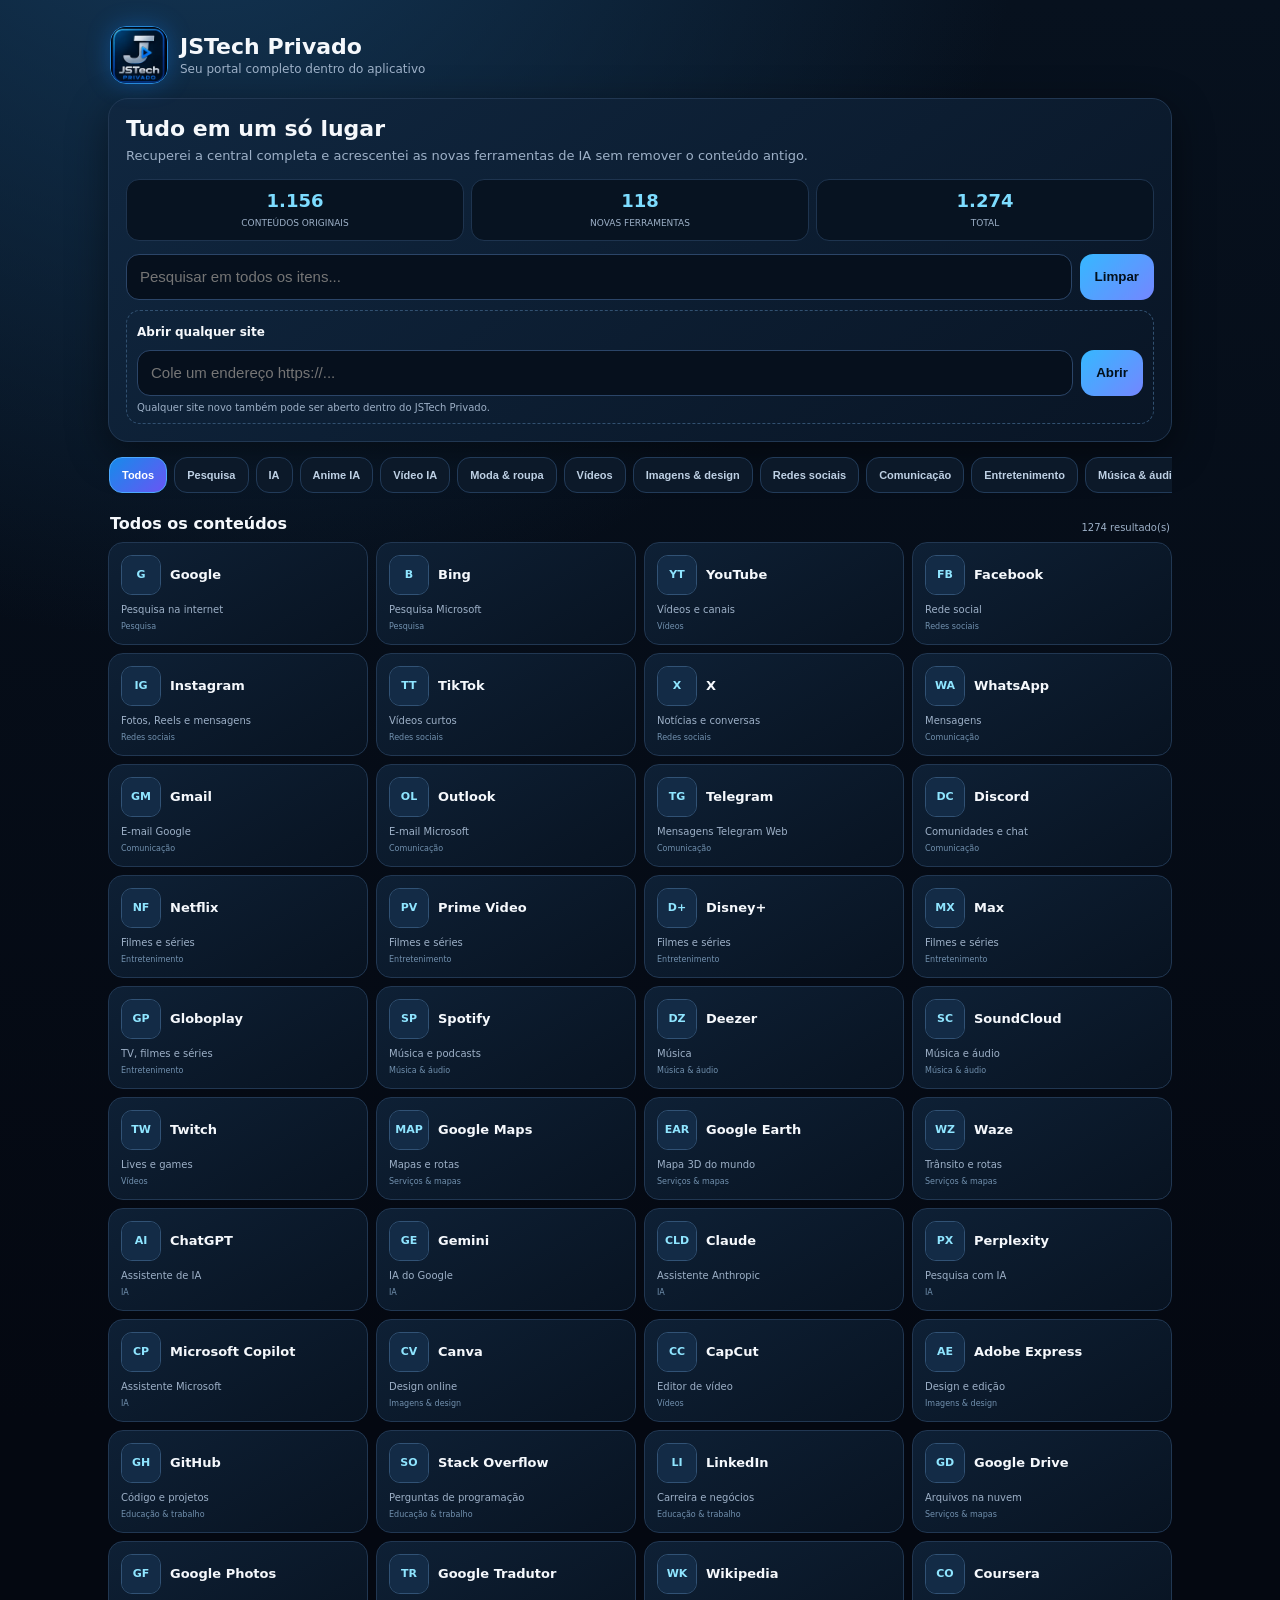
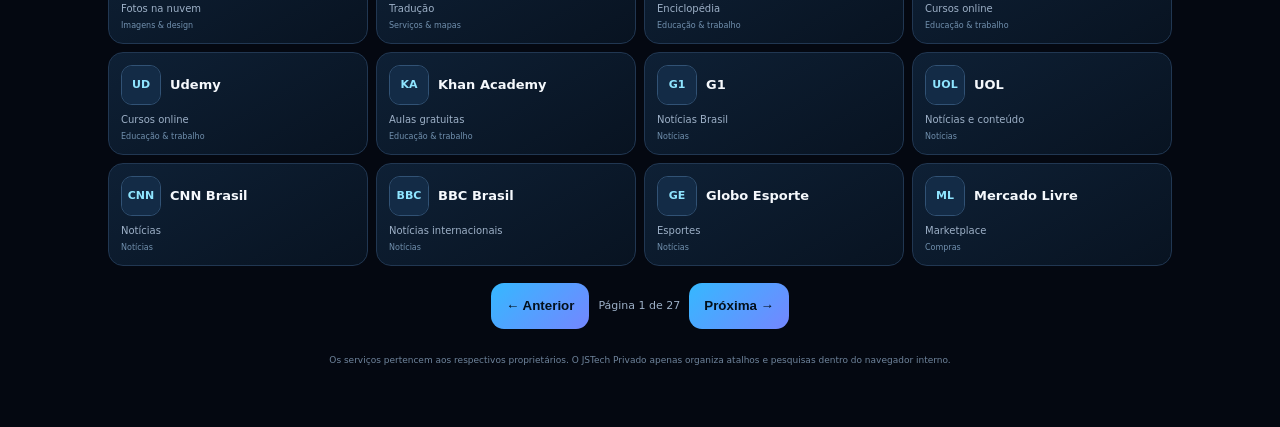
<file: android/JSTechPrivado/app/src/main/assets/home.html>
<!doctype html>
<html lang="pt-BR">
<head>
<meta charset="utf-8">
<meta name="viewport" content="width=device-width,initial-scale=1,maximum-scale=1,user-scalable=no,viewport-fit=cover">
<title>JSTech Privado</title>
<style>
:root{color-scheme:dark;--bg:#050a12;--panel:#0b1625;--panel2:#0e1d30;--line:#213752;--txt:#f5f8fc;--muted:#9db0c7;--blue:#35b8ff;--violet:#8069ff;--green:#63e6a7}
*{box-sizing:border-box}html,body{margin:0;background:radial-gradient(circle at 15% -10%,#14395a 0,transparent 34%),linear-gradient(#07111e,#040811 70%);color:var(--txt);font-family:system-ui,-apple-system,Segoe UI,Roboto,Arial,sans-serif;min-height:100%}
.wrap{max-width:1100px;margin:auto;padding:16px 13px 50px}.brand{display:flex;align-items:center;gap:12px;margin:2px 2px 14px}.logo{width:58px;height:58px;border-radius:16px;overflow:hidden;border:1px solid #2688d7;box-shadow:0 0 25px #1188ff55}.logo img{width:100%;height:100%;object-fit:cover}.brand h1{margin:0;font-size:22px}.brand p{margin:3px 0 0;color:var(--muted);font-size:12px}
.hero{padding:17px;border-radius:20px;background:linear-gradient(145deg,#102740,#091525);border:1px solid var(--line);box-shadow:0 12px 40px #0007}.hero h2{font-size:22px;margin:0 0 6px}.hero p{margin:0;color:var(--muted);font-size:13px;line-height:1.45}
.stats{display:grid;grid-template-columns:repeat(3,1fr);gap:7px;margin:13px 0}.stat{padding:10px;border-radius:13px;background:#071321;border:1px solid #1e344f;text-align:center}.stat strong{display:block;font-size:18px;color:#7ddcff}.stat span{font-size:9px;color:var(--muted)}
.searchrow{display:grid;grid-template-columns:1fr auto;gap:8px;margin-top:10px}input{width:100%;min-height:46px;padding:0 13px;border:1px solid #2b4568;border-radius:13px;background:#06101d;color:#fff;font-size:15px;outline:none}button{min-height:46px;border:0;border-radius:13px;padding:0 15px;font-weight:800;background:linear-gradient(135deg,var(--blue),#7486ff);color:#03101c}.custom{margin-top:10px;padding:10px;border:1px dashed #315070;border-radius:14px}.custom b{font-size:12px}.custom small{display:block;margin-top:6px;color:var(--muted);font-size:10px}
.chips{display:flex;gap:7px;overflow:auto;padding:15px 1px 8px;scrollbar-width:none}.chips::-webkit-scrollbar{display:none}.chip{white-space:nowrap;min-height:36px;padding:0 12px;background:#0c1929;color:#bed0e4;border:1px solid #223b59;font-size:11px}.chip.active{background:linear-gradient(135deg,#168bea,#6955f4);color:white;border-color:#4da8ff}
.head{display:flex;justify-content:space-between;align-items:end;margin:13px 2px 9px}.head h3{margin:0;font-size:16px}.head span{font-size:10px;color:var(--muted)}.grid{display:grid;grid-template-columns:repeat(2,minmax(0,1fr));gap:8px}.card{display:block;text-decoration:none;color:inherit;padding:12px;border-radius:15px;background:linear-gradient(150deg,#0e2035,#081321);border:1px solid var(--line);min-height:103px}.card:active{transform:scale(.98)}.card.ai{border-color:#305684}.card.cling{border-color:#48cfff;box-shadow:inset 0 0 22px #1b86c926}.top{display:flex;gap:9px;align-items:center}.ico{width:40px;height:40px;border-radius:11px;display:grid;place-items:center;background:#f7f9fc;border:1px solid #315275;color:#15314c;font-weight:900;font-size:11px;flex:none;overflow:hidden}.ico img{width:30px;height:30px;object-fit:contain;border-radius:7px}.ico span{display:none;width:100%;height:100%;place-items:center;background:#132b46;color:#8fe5ff}.ico.no-logo span{display:grid}.nm{font-weight:850;font-size:13px;line-height:1.2}.tag{display:inline-block;margin-left:5px;font-size:8px;border:1px solid #2f795d;color:#8ff2bd;background:#0e2c24;padding:2px 5px;border-radius:20px}.desc{font-size:10px;line-height:1.35;color:var(--muted);margin:8px 0 0}.src{margin-top:6px;color:#7190ae;font-size:8px}.pager{display:flex;justify-content:center;align-items:center;gap:9px;margin:17px 0}.pager button{min-width:80px}.pager span{font-size:11px;color:var(--muted)}.empty{display:none;text-align:center;padding:35px 10px;color:var(--muted)}.footer{text-align:center;margin-top:25px;font-size:9px;color:#6f849c;line-height:1.45}
@media(min-width:650px){.grid{grid-template-columns:repeat(3,minmax(0,1fr))}.wrap{padding:24px 18px 60px}}@media(min-width:950px){.grid{grid-template-columns:repeat(4,minmax(0,1fr))}}@media(max-width:370px){.grid{grid-template-columns:1fr}.stats{grid-template-columns:1fr 1fr 1fr}.stat strong{font-size:15px}}
</style>
</head>
<body>
<div class="wrap">
  <div class="brand"><div class="logo"><img src="[data-uri]" alt="JSTech Privado"></div><div><h1>JSTech Privado</h1><p>Seu portal completo dentro do aplicativo</p></div></div>
  <section class="hero">
    <h2>Tudo em um só lugar</h2>
    <p>Recuperei a central completa e acrescentei as novas ferramentas de IA sem remover o conteúdo antigo.</p>
    <div class="stats"><div class="stat"><strong>1.156</strong><span>CONTEÚDOS ORIGINAIS</span></div><div class="stat"><strong id="newCount">118</strong><span>NOVAS FERRAMENTAS</span></div><div class="stat"><strong id="totalCount">1.274</strong><span>TOTAL</span></div></div>
    <div class="searchrow"><input id="q" type="search" placeholder="Pesquisar em todos os itens..."><button onclick="clearSearch()">Limpar</button></div>
    <div class="custom"><b>Abrir qualquer site</b><div class="searchrow"><input id="u" inputmode="url" placeholder="Cole um endereço https://..."><button onclick="openCustom()">Abrir</button></div><small>Qualquer site novo também pode ser aberto dentro do JSTech Privado.</small></div>
  </section>
  <div class="chips" id="chips"></div>
  <div class="head"><h3 id="title">Todos os conteúdos</h3><span id="count"></span></div>
  <div class="grid" id="grid"></div>
  <div class="empty" id="empty">Nada encontrado. Tente outra pesquisa.</div>
  <div class="pager" id="pager"><button id="prev" onclick="prevPage()">← Anterior</button><span id="pageInfo"></span><button id="next" onclick="nextPage()">Próxima →</button></div>
  <div class="footer">Os serviços pertencem aos respectivos proprietários. O JSTech Privado apenas organiza atalhos e pesquisas dentro do navegador interno.</div>
</div>
<script>
const directSites = [
["Google","G","Pesquisa","Pesquisa na internet","https://www.google.com/"],
["Bing","B","Pesquisa","Pesquisa Microsoft","https://www.bing.com/"],
["YouTube","YT","Vídeos","Vídeos e canais","https://www.youtube.com/"],
["Facebook","FB","Redes sociais","Rede social","https://www.facebook.com/"],
["Instagram","IG","Redes sociais","Fotos, Reels e mensagens","https://www.instagram.com/"],
["TikTok","TT","Redes sociais","Vídeos curtos","https://www.tiktok.com/"],
["X","X","Redes sociais","Notícias e conversas","https://x.com/"],
["WhatsApp","WA","Comunicação","Mensagens","https://web.whatsapp.com/"],
["Gmail","GM","Comunicação","E-mail Google","https://mail.google.com/"],
["Outlook","OL","Comunicação","E-mail Microsoft","https://outlook.live.com/"],
["Telegram","TG","Comunicação","Mensagens Telegram Web","https://web.telegram.org/"],
["Discord","DC","Comunicação","Comunidades e chat","https://discord.com/app"],
["Netflix","NF","Entretenimento","Filmes e séries","https://www.netflix.com/"],
["Prime Video","PV","Entretenimento","Filmes e séries","https://www.primevideo.com/"],
["Disney+","D+","Entretenimento","Filmes e séries","https://www.disneyplus.com/"],
["Max","MX","Entretenimento","Filmes e séries","https://www.max.com/"],
["Globoplay","GP","Entretenimento","TV, filmes e séries","https://globoplay.globo.com/"],
["Spotify","SP","Música & áudio","Música e podcasts","https://open.spotify.com/"],
["Deezer","DZ","Música & áudio","Música","https://www.deezer.com/"],
["SoundCloud","SC","Música & áudio","Música e áudio","https://soundcloud.com/"],
["Twitch","TW","Vídeos","Lives e games","https://www.twitch.tv/"],
["Google Maps","MAP","Serviços & mapas","Mapas e rotas","https://maps.google.com/"],
["Google Earth","EAR","Serviços & mapas","Mapa 3D do mundo","https://earth.google.com/web/"],
["Waze","WZ","Serviços & mapas","Trânsito e rotas","https://www.waze.com/live-map/"],
["ChatGPT","AI","IA","Assistente de IA","https://chatgpt.com/"],
["Gemini","GE","IA","IA do Google","https://gemini.google.com/"],
["Claude","CLD","IA","Assistente Anthropic","https://claude.ai/"],
["Perplexity","PX","IA","Pesquisa com IA","https://www.perplexity.ai/"],
["Microsoft Copilot","CP","IA","Assistente Microsoft","https://copilot.microsoft.com/"],
["Canva","CV","Imagens & design","Design online","https://www.canva.com/"],
["CapCut","CC","Vídeos","Editor de vídeo","https://www.capcut.com/"],
["Adobe Express","AE","Imagens & design","Design e edição","https://www.adobe.com/express/"],
["GitHub","GH","Educação & trabalho","Código e projetos","https://github.com/"],
["Stack Overflow","SO","Educação & trabalho","Perguntas de programação","https://stackoverflow.com/"],
["LinkedIn","LI","Educação & trabalho","Carreira e negócios","https://www.linkedin.com/"],
["Google Drive","GD","Serviços & mapas","Arquivos na nuvem","https://drive.google.com/"],
["Google Photos","GF","Imagens & design","Fotos na nuvem","https://photos.google.com/"],
["Google Tradutor","TR","Serviços & mapas","Tradução","https://translate.google.com/"],
["Wikipedia","WK","Educação & trabalho","Enciclopédia","https://pt.wikipedia.org/"],
["Coursera","CO","Educação & trabalho","Cursos online","https://www.coursera.org/"],
["Udemy","UD","Educação & trabalho","Cursos online","https://www.udemy.com/"],
["Khan Academy","KA","Educação & trabalho","Aulas gratuitas","https://pt.khanacademy.org/"],
["G1","G1","Notícias","Notícias Brasil","https://g1.globo.com/"],
["UOL","UOL","Notícias","Notícias e conteúdo","https://www.uol.com.br/"],
["CNN Brasil","CNN","Notícias","Notícias","https://www.cnnbrasil.com.br/"],
["BBC Brasil","BBC","Notícias","Notícias internacionais","https://www.bbc.com/portuguese"],
["Globo Esporte","GE","Notícias","Esportes","https://ge.globo.com/"],
["Mercado Livre","ML","Compras","Marketplace","https://www.mercadolivre.com.br/"],
["Amazon Brasil","AMZ","Compras","Compras online","https://www.amazon.com.br/"],
["Shopee","SH","Compras","Marketplace","https://shopee.com.br/"],
["AliExpress","AX","Compras","Compras internacionais","https://pt.aliexpress.com/"],
["OLX","OLX","Compras","Classificados","https://www.olx.com.br/"],
["iFood","IF","Serviços & mapas","Delivery","https://www.ifood.com.br/"],
["Booking","BK","Serviços & mapas","Hotéis e hospedagem","https://www.booking.com/"],
["Airbnb","AB","Serviços & mapas","Hospedagem","https://www.airbnb.com.br/"],
["SuperLive Web Online","SL","Redes sociais","Lives e chat direto pelo navegador — sem baixar outro app","https://superlive.chat/pt"],
["Yam Live Web","YM","Redes sociais","Yam Live pelo navegador — conteúdo e lives online","https://yamlive.vn/"],
["Anime AI Chat","AI","IA","Chat com avatares e personagens anime diretamente pelo navegador","https://www.anime-ai.chat/"],
["Betano","BT","Jogos","Cassino e apostas online — 18+","https://www.betano.bet.br/casino/?panel=offerDetails&id=215152",true],
["Novibet","NV","Jogos","Cassino e apostas online — 18+","https://www.novibet.bet.br/cassino",true],
["KTO","KTO","Jogos","Cassino e apostas online — 18+","https://www.kto.bet.br/",true],
["Betão","BTA","Jogos","Cassino e apostas online — 18+","https://betao.bet.br/",true],
["Bet365","365","Jogos","Apostas esportivas e cassino — 18+","https://www.bet365.bet.br/hub/pt-br/sports-betting-br",true],
["SpankPic","SP","Adulto","Vídeo 18+ com IA — use somente imagens de adultos com consentimento","https://www.spankpic.com/pt"],
["XVideos","18+","Adulto","Conteúdo adulto — exige confirmação 18+","https://www.xvideos.com/"],
["Pornhub","PH","Adulto","Plataforma internacional para adultos — somente 18+","https://www.pornhub.com/",true],
["XNXX","XN","Adulto","Conteúdo adulto internacional — somente 18+","https://www.xnxx.com/",true],
["xHamster","XH","Adulto","Conteúdo adulto internacional — somente 18+","https://xhamster.com/",true],
["YouPorn","YP","Adulto","Conteúdo adulto internacional — somente 18+","https://www.youporn.com/",true],
["RedTube","RT","Adulto","Conteúdo adulto internacional — somente 18+","https://www.redtube.com/",true],
["SpankBang","SB","Adulto","Conteúdo adulto internacional — somente 18+","https://spankbang.com/",true],
["Eporner","EP","Adulto","Conteúdo adulto internacional — somente 18+","https://www.eporner.com/",true],
["Tube8","T8","Adulto","Conteúdo adulto internacional — somente 18+","https://www.tube8.com/",true],
["TNAFlix","TN","Adulto","Conteúdo adulto internacional — somente 18+","https://www.tnaflix.com/",true],
["Porn.com","PC","Adulto","Conteúdo adulto internacional — somente 18+","https://www.porn.com/",true],
["Chaturbate","CB","Adulto","Transmissões ao vivo para adultos — somente 18+","https://chaturbate.com/",true],
["Stripchat","SC","Adulto","Transmissões ao vivo para adultos — somente 18+","https://stripchat.com/",true],
["LiveJasmin","LJ","Adulto","Transmissões ao vivo para adultos — somente 18+","https://www.livejasmin.com/",true],
["CamSoda","CS","Adulto","Transmissões ao vivo para adultos — somente 18+","https://www.camsoda.com/",true],
["BongaCams","BC","Adulto","Transmissões ao vivo para adultos — somente 18+","https://bongacams.com/",true],
["MyFreeCams","MFC","Adulto","Transmissões ao vivo para adultos — somente 18+","https://www.myfreecams.com/",true],
["OnlyFans","OF","Adulto","Plataforma de criadores com conteúdo para adultos — 18+","https://onlyfans.com/",true],
["Fansly","FS","Adulto","Plataforma de criadores para adultos — 18+","https://fansly.com/",true],
["ManyVids","MV","Adulto","Conteúdo de criadores adultos — somente 18+","https://www.manyvids.com/",true],
["Clips4Sale","C4S","Adulto","Marketplace de conteúdo adulto — somente 18+","https://www.clips4sale.com/",true],
["Brazzers","BZ","Adulto","Estúdio e plataforma adulta — somente 18+","https://www.brazzers.com/",true],
["RealityKings","RK","Adulto","Estúdio e plataforma adulta — somente 18+","https://www.realitykings.com/",true],
["BangBros","BB","Adulto","Estúdio e plataforma adulta — somente 18+","https://www.bangbros.com/",true],
["Naughty America","NA","Adulto","Estúdio e plataforma adulta — somente 18+","https://www.naughtyamerica.com/",true],
["Adult Time","AT","Adulto","Streaming adulto internacional — somente 18+","https://www.adulttime.com/",true],
["Dorcel","DRC","Adulto","Plataforma adulta europeia — somente 18+","https://www.dorcel.com/",true],
["Private","PRV","Adulto","Plataforma adulta internacional — somente 18+","https://www.private.com/",true],
["Penthouse","PTH","Adulto","Conteúdo adulto internacional — somente 18+","https://penthouse.com/",true],
["Shaghaf Árabe","SHG","Adulto","Plataforma árabe para adultos — acesso somente 18+","https://shaghaf.app/",true],
["xHamster Árabe","XHA","Adulto","Conteúdo adulto com seção árabe — somente 18+","https://ar.xhamster.com/",true],
["Pornhub Árabe","PHA","Adulto","Conteúdo adulto com pesquisa árabe — somente 18+","https://www.pornhub.com/video/search?search=arab",true],
["XVideos Árabe","XVA","Adulto","Conteúdo adulto com categoria árabe — somente 18+","https://www.xvideos.com/?k=arab",true]
];

const aiSites = [
["Cling AI","CL","IA","Imagem e vídeo por IA — seu link","https://cling-ai.com/lp/preview/video/1ngn8qlu",1],
["Runway","RW","IA","Vídeo e edição generativa","https://app.runwayml.com/"],
["Kling AI","KL","IA","Texto ou imagem para vídeo","https://kling.ai/"],
["Hailuo AI","HL","IA","Vídeo com modelos MiniMax","https://hailuoai.video/create"],
["Pika","PK","IA","Geração de vídeo e efeitos","https://pika.art/"],
["Luma Dream Machine","LU","IA","Vídeo generativo","https://lumalabs.ai/dream-machine"],
["PixVerse","PV","IA","Imagem e texto para vídeo","https://app.pixverse.ai/"],
["Vidu","VD","IA","Vídeo por texto e referência","https://www.vidu.com/"],
["Google Flow","GF","IA","Criação cinematográfica com IA","https://labs.google/fx/tools/flow/"],
["Gemini Vídeo","GM","IA","Recursos multimodais Google","https://gemini.google.com/"],
["Adobe Firefly","FF","IA","Geração e edição de vídeo","https://firefly.adobe.com/"],
["Krea","KR","IA","Múltiplos modelos de vídeo","https://www.krea.ai/features/ai-video-generator"],
["Higgsfield","HF","IA","Vídeo e controle de câmera","https://higgsfield.ai/"],
["LTX Studio","LTX","IA","Roteiro, storyboard e cenas","https://ltx.io/studio"],
["Kaiber","KB","IA","Vídeo e animação visual","https://kaiber.ai/"],
["Dreamina","DR","IA","Gerador de vídeo CapCut","https://dreamina.capcut.com/tools/ai-video-generator"],
["Freepik AI Video","FP","IA","Texto e imagem para vídeo","https://www.freepik.com/ai/video-generator"],
["Leonardo AI","LE","IA","Criação visual e movimento","https://leonardo.ai/"],
["Pollo AI","PO","IA","Central de múltiplos modelos","https://pollo.ai/"],
["Haiper","HA","IA","Geração e animação de vídeo","https://haiper.ai/"],
["Moonvalley","MV","IA","Vídeo generativo","https://www.moonvalley.com/"],
["Genmo","GN","IA","Vídeo generativo","https://www.genmo.ai/"],
["HeyGen","HG","IA","Avatares, tradução e voz","https://www.heygen.com/"],
["Synthesia","SY","IA","Apresentadores de IA","https://www.synthesia.io/"],
["AI Studios","AS","IA","Avatares e vídeos falados","https://www.aistudios.com/"],
["D-ID","DI","IA","Fotos falantes e avatares","https://www.d-id.com/"],
["Colossyan","CO","IA","Apresentadores para cursos","https://www.colossyan.com/"],
["Elai","EL","IA","Texto para vídeo com avatar","https://elai.io/"],
["Vidnoz","VZ","IA","Avatares e templates","https://www.vidnoz.com/"],
["AKOOL","AK","IA","Avatares e vídeo criativo","https://akool.com/"],
["Captions","CA","IA","Criação e edição para social","https://www.captions.ai/"],
["CapCut AI","CC","IA","Editor e recursos de IA","https://www.capcut.com/"],
["VEED","VE","IA","Gerador e editor online","https://www.veed.io/tools/ai-video"],
["InVideo AI","IV","IA","Roteiro para vídeo completo","https://invideo.io/ai/"],
["Canva AI Video","CV","IA","Vídeo com IA no Canva","https://www.canva.com/ai-video-generator/"],
["Fliki","FL","IA","Texto para vídeo com voz","https://fliki.ai/"],
["Pictory","PI","IA","Conteúdo longo para vídeo","https://pictory.ai/"],
["Renderforest","RF","IA","Vídeos e templates","https://www.renderforest.com/ai-video-generator"],
["FlexClip","FX","IA","Gerador e editor online","https://www.flexclip.com/tools/ai-video-generator.html"],
["Animaker","AN","IA","Vídeos animados","https://www.animaker.com/"],
["Steve AI","ST","IA","Texto e voz para vídeo","https://www.steve.ai/"],
["Creatify","CR","IA","Anúncios e vídeos de produto","https://creatify.ai/"],
["Descript","DS","IA","Edição de vídeo por texto","https://www.descript.com/"],
["OpusClip","OP","IA","Cortes curtos automáticos","https://www.opus.pro/"],
["Filmora AI","FM","IA","Gerador e editor com IA","https://filmora.wondershare.com/ai-video-generator.html"],
["Media.io","MI","IA","Gerar e editar vídeo online","https://www.media.io/ai-video-generator.html"],
["Fotor AI Video","FO","IA","Texto e imagem para vídeo","https://www.fotor.com/ai-video-generator/"]
];

const styleTools = [
["insMind Provador Virtual","IM","Moda & roupa","Provador virtual de roupas com IA","https://www.insmind.com/pt-br/ferramentas-imagem/provador-virtual-roupas"],
["insMind Trocador de Roupas","IM","Moda & roupa","Troque e reestilize roupas em fotos","https://www.insmind.com/pt-br/ferramentas-imagem/trocador-de-roupas-ai"],
["LightX Trocador de Roupas","LX","Moda & roupa","Mude looks usando estilos e prompts","https://www.lightxeditor.com/photo-editing/ai-clothes-changer/"],
["LightX Provador Virtual","LX","Moda & roupa","Experimente roupas virtualmente em fotos","https://www.lightxeditor.com/pt-br/photo-editing/experimente-virtualmente-roupas/"],
["Media.io Trocador de Roupas","MI","Moda & roupa","Troca de roupas e visual com IA","https://www.media.io/ai/br/ai-tools/clothes-transfer"],
["Adobe Firefly","FF","Moda & roupa","Edite e substitua áreas da imagem com preenchimento generativo","https://firefly.adobe.com/"],
["Aura Virtual Try-On","AU","Moda & roupa","Provador virtual com foto, link ou screenshot de roupas","https://www.wearaura.app/"],
["AURA AI Couture","AU","Moda & roupa","Transforme retratos em looks editoriais e estilos de moda","https://aura-ai.art/"],
["CraftAura Web","CA","Moda & roupa","Ferramenta web Aura — link enviado por você","https://www.craftauraweb.com/pt"]
];

const animeTools = [
["PixAI","PX","Anime IA","Arte anime e personagens com IA","https://pixai.art/"],
["SeaArt AI","SA","Anime IA","Anime, personagens e ilustração por IA","https://www.seaart.ai/"],
["NovelAI","NAI","Anime IA","Geração de imagens e personagens em estilo anime","https://novelai.net/"],
["Waifu Labs","WL","Anime IA","Criação de personagens anime por IA","https://waifulabs.com/"],
["Crypko","CRY","Anime IA","Criação de avatares e personagens anime","https://crypko.ai/"],
["Getimg AI","GI","Anime IA","Geração de imagens com modelos de anime","https://getimg.ai/"],
["Mage Space","MG","Anime IA","Modelos e geração de arte anime","https://www.mage.space/"],
["Tensor.Art","TA","Anime IA","Modelos e geração de imagens anime","https://tensor.art/"],
["Civitai","CIV","Anime IA","Modelos e recursos para geração de imagens","https://civitai.com/"],
["Fotor Anime AI","FA","Anime IA","Gerador de anime por IA no navegador","https://www.fotor.com/features/ai-anime-generator/"]
];

const videoAiTools = [
["Cling AI","CLG","Vídeo IA","Imagem ou foto para vídeo com IA","https://cling-ai.com/lp/preview/video/1ngn8qlu"],
["Kling AI","KLG","Vídeo IA","Criação de vídeo a partir de imagem ou texto","https://klingai.com/"],
["Runway","RUN","Vídeo IA","Imagem para vídeo e edição generativa","https://app.runwayml.com/"],
["Pika","PIK","Vídeo IA","Anima fotos e cria vídeos com IA","https://pika.art/"],
["PixVerse","PV","Vídeo IA","Imagem e texto para vídeo com IA","https://app.pixverse.ai/"],
["Haiper AI","HAI","Vídeo IA","Animação de imagens e geração de vídeo","https://haiper.ai/"],
["Luma Dream Machine","LDM","Vídeo IA","Gera vídeo a partir de imagem e prompt","https://lumalabs.ai/dream-machine"],
["Hailuo AI","HLO","Vídeo IA","Criação de vídeos com IA a partir de imagem ou texto","https://hailuoai.video/"],
["Vidu AI","VID","Vídeo IA","Imagem de referência para vídeo com IA","https://www.vidu.com/"],
["Higgsfield","HIG","Vídeo IA","Vídeo com IA e controle de câmera","https://higgsfield.ai/"],
["CapCut Dreamina","CCD","Vídeo IA","Foto para vídeo e criação visual por IA","https://dreamina.capcut.com/"]
];

const topicGroups = {
"Tecnologia":["Android","Samsung","iPhone","Windows","Linux","Redes de computadores","Wi-Fi","Starlink","Segurança digital","Programação"],
"IA":["Inteligência artificial","ChatGPT","Gemini","Claude","Geração de vídeo com IA","Geração de imagem com IA","Automação com IA","Prompt engineering","Agentes de IA","Voz com IA"],
"Vídeos":["Filmes","Séries","Streaming","Edição de vídeo","Câmeras","YouTube","YouTube Shorts","Instagram Reels","TikTok vídeos","Animação"],
"Imagens & design":["Design gráfico","Logos","Fotografia","Edição de fotos","Figma","Canva design","Photoshop","Ilustração","Modelagem 3D","Arquitetura"],
"Música & áudio":["Música","Podcasts","Áudio","Edição de áudio","DJ","Violão","Teclado musical","Bateria","Karaokê","Trilhas sonoras"],
"Educação & trabalho":["Matemática","Português","Inglês","História","Geografia","Ciências","Física","Química","Biologia","ENEM"],
"Negócios":["Empregos","Currículo","Vendas","Marketing","Empreendedorismo","MEI","Nota fiscal","Contabilidade","Excel","Gestão de clientes"],
"Compras":["Celulares","Smart TVs","Computadores","Notebooks","TV Box","Roteadores","Câmeras de segurança","Ferramentas","Calçados","Eletrônicos"],
"Serviços & mapas":["Viagens","Hotéis","Passagens","Restaurantes","Praias","Turismo","Mapas","CEP","Previsão do tempo","Trânsito"],
"Notícias":["Notícias Brasil","Notícias Mundo","Futebol","Brasileirão","Libertadores","Champions League","Flamengo","Corinthians","Fórmula 1","UFC"]
};

const engines = [
["Google","https://www.google.com/search?q="],
["Google Imagens","https://www.google.com/search?tbm=isch&q="],
["YouTube","https://www.youtube.com/results?search_query="],
["Bing","https://www.bing.com/search?q="],
["Google Notícias","https://news.google.com/search?q="],
["Wikipedia","https://pt.wikipedia.org/w/index.php?search="],
["Reddit","https://www.reddit.com/search/?q="],
["Pinterest","https://www.pinterest.com/search/pins/?q="],
["TikTok","https://www.tiktok.com/search?q="],
["Mercado Livre","https://lista.mercadolivre.com.br/"],
["GitHub","https://github.com/search?type=repositories&q="]
];

const cards=[];
directSites.forEach((s,i)=>cards.push({name:s[0],ico:s[1],cat:s[2],desc:s[3],url:s[4],kind:"direct",adult:s[5]===true || s[2]==="Adulto"}));
Object.entries(topicGroups).forEach(([cat,topics])=>topics.forEach(topic=>engines.forEach(([engine,base])=>{
  const q=encodeURIComponent(topic);
  const url=engine==="Mercado Livre"?base+encodeURIComponent(topic).replace(/%20/g,"-"):base+q;
  cards.push({name:engine+" • "+topic,ico:"↗",cat:cat,desc:"Pesquisa organizada: "+topic,url,kind:"search",source:engine});
})));
aiSites.forEach(s=>cards.push({name:s[0],ico:s[1],cat:"IA",desc:s[3],url:s[4],kind:"ai",cling:!!s[5]}));
styleTools.forEach(s=>cards.push({name:s[0],ico:s[1],cat:s[2],desc:s[3],url:s[4],kind:"ai"}));
animeTools.forEach(s=>cards.push({name:s[0],ico:s[1],cat:s[2],desc:s[3],url:s[4],kind:"ai"}));
videoAiTools.forEach(s=>cards.push({name:s[0],ico:s[1],cat:s[2],desc:s[3],url:s[4],kind:"ai"}));

const categories=["Todos","Pesquisa","IA","Anime IA","Vídeo IA","Moda & roupa","Vídeos","Imagens & design","Redes sociais","Comunicação","Entretenimento","Música & áudio","Notícias","Compras","Educação & trabalho","Negócios","Serviços & mapas","Jogos","Adulto"];
const pageSize=48;
let active="Todos",page=1,query="";

function norm(v){return String(v||"").normalize("NFD").replace(/[\u0300-\u036f]/g,"").toLowerCase()}
function matches(c){
 const q=norm(query);
 const byCat=active==="Todos" || (active==="Pesquisa" ? c.kind==="search" : c.cat===active);
 return byCat && (!q || norm(c.name+" "+c.desc+" "+c.cat+" "+(c.source||"")).includes(q));
}
function filtered(){return cards.filter(matches)}
function mergeRemoteCatalog(items){
 if(!Array.isArray(items))return;
 const seen=new Set(cards.map(c=>String(c.url||"").replace(/\/$/,"").toLowerCase()));
 let added=0;
 items.forEach(i=>{
   if(!i||!i.name||!i.url)return;
   const key=String(i.url).replace(/\/$/,"").toLowerCase();
   if(seen.has(key))return;
   seen.add(key);
   cards.push({
     name:i.name,
     ico:i.ico||"18+",
     cat:i.cat||"Adulto",
     desc:i.desc||"Conteúdo adulto 18+ — exige confirmação de maioridade",
     url:i.url,
     kind:i.kind||"direct",
     adult:i.adult===true || i.cat==="Adulto",
     source:i.source||""
   });
   added++;
 });
 const total=document.getElementById("totalCount");
 const newer=document.getElementById("newCount");
 if(total)total.textContent=cards.length.toLocaleString("pt-BR");
 if(newer)newer.textContent=(cards.length-1156).toLocaleString("pt-BR");
 const q=document.getElementById("q");
 if(q)q.placeholder="Pesquisar em "+cards.length.toLocaleString("pt-BR")+" itens...";
 page=1;
 render();
}
function renderChips(){
 const el=document.getElementById("chips");el.innerHTML="";
 categories.forEach(c=>{const b=document.createElement("button");b.className="chip"+(c===active?" active":"");b.textContent=c;b.onclick=()=>{active=c;page=1;render()};el.appendChild(b)});
}
function openCard(c){
 if(c.adult && !confirm(c.cat==="Jogos" ? "Apostas e cassino 18+. Confirma que você tem 18 anos ou mais?" : "Conteúdo adulto 18+. Confirma que você tem 18 anos ou mais?")) return;
 location.href=c.url;
}
function logoOrigin(c){
 try{return new URL(c.url).origin}catch(e){return ""}
}
function logoHtml(c){
 const origin=logoOrigin(c);
 if(!origin)return '<div class="ico no-logo"><span>'+c.ico+'</span></div>';
 return '<div class="ico"><img src="'+origin+'/favicon.ico" data-origin="'+origin+'" alt="" referrerpolicy="no-referrer" onerror="logoFail(this)"><span>'+c.ico+'</span></div>';
}
function logoFail(img){
 const origin=img.dataset.origin||"";
 if(img.dataset.step!=="apple"){
   img.dataset.step="apple";
   img.src=origin+"/apple-touch-icon.png";
   return;
 }
 const box=img.parentElement;
 img.remove();
 if(box)box.classList.add("no-logo");
}
function render(){
 renderChips();
 const list=filtered(),pages=Math.max(1,Math.ceil(list.length/pageSize)); if(page>pages)page=pages;
 const start=(page-1)*pageSize,show=list.slice(start,start+pageSize);
 document.getElementById("count").textContent=list.length+" resultado(s)";
 document.getElementById("title").textContent=active==="Todos"?"Todos os conteúdos":active;
 const grid=document.getElementById("grid");grid.innerHTML="";
 show.forEach(c=>{const a=document.createElement("a");a.href=c.url;a.className="card"+(c.kind==="ai"?" ai":"")+(c.cling?" cling":"");a.onclick=e=>{e.preventDefault();openCard(c)};
 a.innerHTML='<div class="top">'+logoHtml(c)+'<div class="nm">'+c.name+(c.cling?'<span class="tag">NOVO</span>':'')+'</div></div><p class="desc">'+c.desc+'</p><div class="src">'+(c.kind==="search"?"Pesquisa • "+(c.source||""):c.cat)+'</div>';
 grid.appendChild(a)});
 document.getElementById("empty").style.display=list.length?"none":"block";
 document.getElementById("pager").style.display=list.length>pageSize?"flex":"none";
 document.getElementById("pageInfo").textContent="Página "+page+" de "+pages;
 document.getElementById("prev").disabled=page<=1;document.getElementById("next").disabled=page>=pages;
 window.scrollTo({top:0,behavior:"smooth"});
}
function prevPage(){if(page>1){page--;render()}}
function nextPage(){const pages=Math.ceil(filtered().length/pageSize);if(page<pages){page++;render()}}
function clearSearch(){document.getElementById("q").value="";query="";page=1;render()}
function openCustom(){let v=document.getElementById("u").value.trim();if(!v)return;if(!/^https?:\/\//i.test(v))v="https://"+v;location.href=v}
document.getElementById("q").addEventListener("input",e=>{query=e.target.value;page=1;render()});
document.getElementById("u").addEventListener("keydown",e=>{if(e.key==="Enter")openCustom()});
render();
</script>
</body>
</html>
</file>
<file: styles.css>
:root{--bg:#07090f;--panel:#0d111b;--line:rgba(255,255,255,.09);--text:#f7f8fc;--muted:#9ca3b5;--orange:#ff9d2e;--orange2:#ff5f2e;--cyan:#22e2e6;--blue:#3478ff;--purple:#8a5cff;--green:#36e889}*{box-sizing:border-box}html{scroll-behavior:smooth}body{margin:0;background:var(--bg);color:var(--text);font-family:Inter,Arial,sans-serif;overflow-x:hidden}a{text-decoration:none;color:inherit;cursor:pointer}.container{width:min(1180px,calc(100% - 36px));margin:auto}.announcement{height:36px;background:#0a0e17;border-bottom:1px solid var(--line);color:#929caf;font-size:10px}.announcement .container{height:100%;display:flex;align-items:center;justify-content:space-between}.announcement span{display:flex;align-items:center;gap:8px}.announcement i{width:7px;height:7px;border-radius:50%;background:var(--green);box-shadow:0 0 12px var(--green)}.announcement a{color:var(--cyan);font-weight:800}header{position:sticky;top:0;z-index:50;background:rgba(7,9,15,.88);backdrop-filter:blur(20px);border-bottom:1px solid var(--line)}.nav{height:74px;display:flex;align-items:center;justify-content:space-between;gap:25px}.logo{display:flex;align-items:center;gap:9px;font:900 15px Montserrat}.logo>span{display:grid;place-items:center;width:40px;height:40px;border-radius:12px;background:linear-gradient(135deg,var(--cyan),var(--blue));color:#031015}.logo small{display:block;color:#778199;font-size:7px;letter-spacing:.36em}.nav nav{display:flex;gap:28px;color:#a7afbd;font-size:11px;font-weight:700}.button{display:inline-flex;justify-content:center;align-items:center;padding:14px 19px;border:1px solid transparent;border-radius:11px;font-size:10px;font-weight:900;letter-spacing:.04em;transition:.25s;cursor:pointer}.button:hover{transform:translateY(-2px)}.primary{background:#fff;color:#090c12}.cs-button{background:linear-gradient(135deg,var(--orange),var(--orange2));color:#180900;box-shadow:0 14px 35px rgba(255,117,46,.18)}.iptv-button{background:linear-gradient(135deg,var(--cyan),#3da0ff);color:#031215;box-shadow:0 14px 35px rgba(34,226,230,.16)}.hero{position:relative;overflow:hidden;background:linear-gradient(120deg,#07090f,#0a101b);border-bottom:1px solid var(--line)}.hero:after{content:"";position:absolute;inset:0;background-image:linear-gradient(rgba(255,255,255,.018) 1px,transparent 1px),linear-gradient(90deg,rgba(255,255,255,.018) 1px,transparent 1px);background-size:55px 55px;mask-image:linear-gradient(to right,#000,transparent)}.hero-light{position:absolute;border-radius:50%;filter:blur(70px);opacity:.24}.hero-light.one{width:500px;height:500px;right:-120px;top:-170px;background:var(--cyan)}.hero-light.two{width:430px;height:430px;right:260px;bottom:-300px;background:var(--purple)}.hero-content{position:relative;z-index:2;min-height:650px;padding:75px 0;display:grid;grid-template-columns:1.05fr .95fr;align-items:center;gap:70px}.eyebrow{color:#9ba9bc;font-size:9px;letter-spacing:.22em;font-weight:900}.orange{color:var(--orange)}.cyan{color:var(--cyan)}.hero h1,.service-head h2,.title h2,.contact h2{font-family:Montserrat,sans-serif}.hero h1{font-size:clamp(51px,6.3vw,79px);line-height:.97;letter-spacing:-.055em;margin:20px 0}.hero h1 em{font-style:normal;background:linear-gradient(90deg,var(--orange),var(--cyan),var(--purple));-webkit-background-clip:text;background-clip:text;color:transparent}.hero-copy>p{max-width:650px;color:#a5adbb;font-size:16px;line-height:1.75}.hero-buttons,.trust,.contact-buttons{display:flex;gap:12px;flex-wrap:wrap}.hero-buttons{margin-top:29px}.hero-buttons .button{min-width:150px;padding:16px 21px}.trust{margin-top:24px;color:#7e8798;font-size:9px}.hero-visual{position:relative;height:480px;display:grid;place-items:center}.orbit{position:absolute;border:1px solid rgba(255,255,255,.09);border-radius:50%}.o1{width:430px;height:430px}.o2{width:330px;height:330px;border-color:rgba(34,226,230,.13)}.tv{position:relative;z-index:2;width:410px}.tv-screen{height:270px;border:8px solid #171d28;border-radius:25px;background:radial-gradient(circle at 70% 20%,rgba(34,226,230,.35),transparent 30%),radial-gradient(circle at 25% 85%,rgba(138,92,255,.4),transparent 37%),#101a28;box-shadow:0 35px 80px rgba(0,0,0,.5);display:flex;align-items:center;justify-content:center;gap:12px;flex-wrap:wrap;padding:35px}.tv-screen>span{width:100%;text-align:center;color:#92e8e6;font-size:8px;letter-spacing:.25em}.tv-screen strong{font:900 40px Montserrat}.tv-screen i{color:var(--cyan);font:normal 25px Montserrat}.tv-screen small{width:100%;text-align:center;color:#8b97aa}.tv-base{width:150px;height:12px;margin:auto;background:#171d28;clip-path:polygon(35% 0,65% 0,75% 100%,25% 100%)}.floating{position:absolute;z-index:3;padding:14px 17px;border:1px solid var(--line);border-radius:14px;background:rgba(13,19,31,.9);box-shadow:0 15px 45px rgba(0,0,0,.3)}.floating b,.floating small{display:block}.floating b{font:900 19px Montserrat;color:var(--cyan)}.floating small{margin-top:4px;color:#788398;font-size:8px}.f1{left:3%;top:18%}.f2{right:-2%;bottom:14%}.choice{padding:28px 0;background:#090c13}.choice-grid{display:grid;grid-template-columns:1fr 1fr;gap:16px}.choice-card{min-height:275px;padding:35px;border:1px solid var(--line);border-radius:24px;display:grid;grid-template-columns:150px 1fr;align-items:center;gap:25px;transition:.25s}.choice-card:hover{transform:translateY(-4px)}.choice-cs{background:radial-gradient(circle at 10% 20%,rgba(255,157,46,.28),transparent 33%),#14100d}.choice-iptv{background:radial-gradient(circle at 10% 20%,rgba(34,226,230,.2),transparent 33%),#0b141b}.choice-card small{color:#8f98a7;font-size:8px;letter-spacing:.2em;font-weight:900}.choice-card h2{font:900 30px/1.05 Montserrat;margin:10px 0}.choice-card p{color:#8992a1;font-size:10px}.choice-card>div:last-child>b{font-size:9px}.choice-cs b{color:var(--orange)}.choice-iptv b{color:var(--cyan)}.choice-icon{position:relative;width:130px;height:130px;border-radius:50%;display:grid;place-items:center}.satellite{border:1px solid rgba(255,157,46,.3);box-shadow:inset 0 0 40px rgba(255,157,46,.13)}.satellite:before{content:"";width:55px;height:55px;border:8px solid var(--orange);border-top-color:transparent;border-right-color:transparent;border-radius:50%;transform:rotate(-35deg)}.screens{border:1px solid rgba(34,226,230,.3);box-shadow:inset 0 0 40px rgba(34,226,230,.11)}.screens:before{content:"";width:75px;height:52px;border:5px solid var(--cyan);border-radius:9px}.screens:after{content:"";position:absolute;width:20px;height:35px;right:22px;bottom:20px;border:4px solid #67a8ff;border-radius:6px;background:#0c151e}.service-section{padding:100px 0}.service-head{display:flex;justify-content:space-between;align-items:flex-end;gap:35px;margin-bottom:36px}.service-head>div{max-width:760px}.service-head h2{font-size:clamp(38px,5vw,58px);line-height:1.02;letter-spacing:-.05em;margin:13px 0}.service-head h2 em{font-style:normal}.service-head p,.title p{color:var(--muted);font-size:12px;line-height:1.7}.cs-section{background:radial-gradient(circle at 95% 10%,rgba(255,126,46,.1),transparent 26%),#0a0909;border-block:1px solid var(--line)}.cs-section h2 em{color:var(--orange)}.iptv-section{background:radial-gradient(circle at 5% 10%,rgba(34,226,230,.1),transparent 27%),#070c13;border-bottom:1px solid var(--line)}.iptv-section h2 em{color:var(--cyan)}.service-selector{display:flex;gap:8px;flex-wrap:wrap;margin-bottom:19px}.service-selector button{padding:11px 17px;border:1px solid #292b32;border-radius:999px;background:#12141a;color:#9b9fab;font-size:9px;font-weight:900;cursor:pointer}.cs-section .service-selector button.active{background:var(--orange);border-color:var(--orange);color:#160a00}.iptv-tabs button.active{background:var(--cyan);border-color:var(--cyan);color:#031315}.plan-grid{display:grid;grid-template-columns:repeat(4,1fr);gap:13px}.plan,.loader{min-height:385px;padding:25px;border:1px solid var(--line);border-radius:20px;background:linear-gradient(155deg,#12151d,#0c0f15);display:flex;flex-direction:column}.plan.featured{border-color:rgba(255,255,255,.28);transform:translateY(-5px)}.plan .tag{font-size:8px;letter-spacing:.15em;font-weight:900}.cs-section .plan .tag{color:var(--orange)}.iptv-section .plan .tag{color:var(--cyan)}.plan h3{font:800 20px Montserrat;margin:18px 0 12px}.price{display:flex;align-items:flex-start}.price span{font-size:11px;color:#adb5c2;margin:7px 5px 0 0}.price b{font:900 43px Montserrat;letter-spacing:-.06em}.equivalent{min-height:20px;margin-top:6px;color:#737d8d;font-size:8px}.plan ul{list-style:none;padding:20px 0;margin:20px 0;border-top:1px solid var(--line);display:grid;gap:10px;color:#999fad;font-size:9px}.plan li:before{content:"✓";margin-right:8px}.cs-section .plan li:before{color:var(--orange)}.iptv-section .plan li:before{color:var(--cyan)}.plan .button{margin-top:auto}.loader{background:linear-gradient(100deg,#0e1118 30%,#181e29 50%,#0e1118 70%);background-size:300% 100%;animation:load 1.5s infinite}@keyframes load{to{background-position:-150% 0}}.service-features{display:grid;grid-template-columns:repeat(4,1fr);margin-top:17px;border:1px solid var(--line);border-radius:14px;overflow:hidden}.service-features span{padding:18px;border-right:1px solid var(--line);color:#959dab;font-size:9px}.catalog-strip{display:grid;grid-template-columns:repeat(5,1fr);gap:9px;margin-top:17px}.catalog-strip div{min-height:95px;padding:16px;border:1px solid var(--line);border-radius:13px;background:#101824;display:flex;flex-direction:column;justify-content:flex-end}.catalog-strip b{font-size:9px;color:var(--cyan)}.catalog-strip span{margin-top:5px;color:#717e91;font-size:8px}.how,.devices,.faq-section{padding:95px 0}.how{background:#080a10}.devices{background:#0a0d14;border-block:1px solid var(--line)}.title{max-width:680px;margin-bottom:35px}.title.center{text-align:center;margin-inline:auto}.title h2,.contact h2{font-size:clamp(34px,4.7vw,51px);line-height:1.06;letter-spacing:-.045em;margin:12px 0}.steps{display:grid;grid-template-columns:repeat(4,1fr);gap:12px}.steps article{min-height:185px;padding:24px;border:1px solid var(--line);border-radius:18px;background:#0d1119}.steps b{color:#303848;font:900 28px Montserrat}.steps span{display:block;margin-top:35px;font:800 16px Montserrat}.steps p{color:#7e8796;font-size:9px}.device-columns{display:grid;grid-template-columns:.65fr 1.35fr;gap:18px}.device-columns>div{padding:25px;border:1px solid var(--line);border-radius:20px;background:#0d1119}.device-columns h3{font:800 13px Montserrat}.dot{display:inline-block;width:7px;height:7px;border-radius:50%;margin-right:7px}.orange-dot{background:var(--orange)}.cyan-dot{background:var(--cyan)}.device-list{display:grid;grid-template-columns:repeat(3,1fr);gap:9px}.device-columns>div:first-child .device-list{grid-template-columns:1fr 1fr}.device-list article{min-height:95px;padding:16px;border:1px solid var(--line);border-radius:13px;background:#0a0e15;font-size:20px}.device-list b{display:block;margin-top:16px;font-size:9px}.faq-layout{display:grid;grid-template-columns:.8fr 1.2fr;gap:65px}.faq-list{border-top:1px solid var(--line)}.faq{border-bottom:1px solid var(--line)}.faq button{width:100%;padding:21px 0;border:0;background:none;color:#f3f5f9;display:flex;justify-content:space-between;text-align:left;font-weight:800;font-size:11px;cursor:pointer}.faq button span{color:var(--cyan);font-size:18px}.faq p{display:none;margin:0 0 20px;color:#8992a1;font-size:10px;line-height:1.75}.faq.open p{display:block}.contact{padding:40px 0 95px}.contact-box{padding:45px;border:1px solid var(--line);border-radius:25px;background:radial-gradient(circle at 10% 0,rgba(255,126,46,.13),transparent 27%),radial-gradient(circle at 90% 100%,rgba(34,226,230,.12),transparent 30%),#0d111a;display:grid;grid-template-columns:.8fr 1.2fr;gap:45px}.contact-box p{color:#919bab;font-size:10px}.contact form{display:grid;grid-template-columns:1fr 1fr;gap:11px}.contact input,.contact select,.contact textarea{padding:14px;border:1px solid #282d38;border-radius:10px;background:#090c12;color:#fff;font-size:10px}.contact textarea,.contact form button,#formStatus{grid-column:1/-1}.contact textarea{min-height:95px}#formStatus{min-height:14px;color:var(--cyan);font-size:9px}footer{padding:40px 0;background:#05070b;border-top:1px solid var(--line)}.footer{display:flex;align-items:center;justify-content:space-between;gap:25px;color:#747d8d}.footer p,.footer a,.footer>small{font-size:8px}.footer>div{display:flex;gap:15px}.whatsapp{position:fixed;right:17px;bottom:17px;z-index:60;padding:13px 17px;border-radius:999px;background:var(--green);color:#03130a;font-size:11px}@media(max-width:960px){.nav nav{display:none}.hero-content,.faq-layout,.contact-box,.device-columns{grid-template-columns:1fr}.plan-grid{grid-template-columns:repeat(2,1fr)}.catalog-strip{grid-template-columns:repeat(3,1fr)}}@media(max-width:620px){.container{width:min(100% - 24px,1180px)}.nav>.button{display:none}.hero-content{min-height:auto;padding:60px 0}.hero h1{font-size:47px}.hero-visual{height:350px}.tv{width:300px}.tv-screen{height:205px}.tv-screen strong{font-size:30px}.o1{width:320px;height:320px}.o2{width:250px;height:250px}.floating{display:none}.choice-grid,.plan-grid,.steps,.contact form{grid-template-columns:1fr}.choice-card{grid-template-columns:1fr;padding:28px}.choice-icon{display:none}.service-section,.how,.devices,.faq-section{padding:70px 0}.service-head{align-items:flex-start;flex-direction:column}.service-head h2{font-size:39px}.plan.featured{transform:none}.service-features{grid-template-columns:1fr 1fr}.catalog-strip{grid-template-columns:1fr 1fr}.device-list,.device-columns>div:first-child .device-list{grid-template-columns:1fr 1fr}.contact-box{padding:27px}.contact textarea,.contact form button,#formStatus{grid-column:1}.footer{align-items:flex-start;flex-direction:column}.announcement a{display:none}}

.chat-contact{margin:0 14px 12px;padding:11px;border:1px solid #422453;border-radius:11px;background:#160d20;display:grid;gap:7px}.chat-contact-title{font-size:10px;font-weight:800;color:#f0d9ff}.chat-contact input:not([type=checkbox]){padding:9px;border:1px solid #513065;border-radius:8px;background:#09070f;color:#fff;font-size:10px}.chat-contact label{display:flex;align-items:flex-start;gap:6px;color:#b7a5c3;font-size:8px;line-height:1.4}.chat-contact label input{accent-color:#c13cff}.chat-contact button{padding:9px;border:0;border-radius:8px;background:#c13cff;color:#fff;font-size:9px;font-weight:900;cursor:pointer}.chat-contact button:disabled{opacity:.65;cursor:wait}.chat-contact [role=status]{min-height:12px;color:#e4aaff;font-size:8px}.chat-bubble.typing{opacity:.65;font-style:italic}

.chat-panel[hidden]{display:none!important}

/* Compatibilidade: cards informativos para TV e IPTV */
.devices .title.center>p{max-width:720px;margin:0 auto;color:#a7afbd;font-size:16px;line-height:1.6}
.device-columns{align-items:stretch}
.device-panel{display:flex;flex-direction:column;gap:20px;padding:28px!important}
.device-panel-head{display:flex;align-items:flex-start;justify-content:space-between;gap:18px}
.device-panel-head h3{margin:0 0 8px;font:800 16px/1.2 Montserrat}
.device-panel-head p{margin:0;color:#8d97a8;font-size:14px;line-height:1.55;max-width:520px}
.device-count{flex:none;padding:7px 10px;border:1px solid #303847;border-radius:999px;color:#b9c2d2;font-size:12px;font-weight:700;white-space:nowrap}
.device-panel .device-list{flex:1;align-content:start;gap:12px}
.device-panel .device-list article{min-height:125px;padding:18px;display:flex;flex-direction:column;align-items:flex-start;justify-content:flex-start;border-radius:15px;background:linear-gradient(145deg,#0b1019,#0a0d14);transition:transform .2s ease,border-color .2s ease,background .2s ease}
.device-panel .device-list article:hover{transform:translateY(-2px);border-color:#46516a;background:#0d121d}
.device-symbol{font-size:26px;line-height:1;margin-bottom:14px}
.device-panel .device-list b{margin:0;font-size:14px;line-height:1.25}
.device-sub{display:block;margin-top:7px;color:#8994a6;font-size:12px;line-height:1.45}
.cs-panel .device-list{grid-template-columns:repeat(2,1fr)}
.iptv-panel .device-list{grid-template-columns:repeat(4,1fr)}
.cs-panel{background:radial-gradient(circle at 0 0,rgba(193,60,255,.12),transparent 38%),#0d1119!important}
.iptv-panel{background:radial-gradient(circle at 100% 0,rgba(77,109,255,.12),transparent 38%),#0d1119!important}
.device-tip{display:flex;align-items:center;gap:8px;flex-wrap:wrap;padding:13px 14px;border-radius:12px;background:#0a0e15;border:1px solid #252d3b;color:#b0bac9;font-size:13px;line-height:1.45}
.device-tip strong{color:#f1f4f8}
.device-tip span{color:#8994a6}
.device-note-row{display:grid;grid-template-columns:repeat(3,1fr);gap:12px;margin-top:18px}
.device-note{display:flex;align-items:flex-start;gap:12px;padding:18px;border:1px solid var(--line);border-radius:15px;background:#0d1119}
.device-note-icon{display:grid;place-items:center;flex:none;width:30px;height:30px;border-radius:9px;background:#171225;color:#dd7cff;font-size:16px}
.device-note strong{display:block;font-size:14px;line-height:1.25}
.device-note p{margin:6px 0 0;color:#8994a6;font-size:12px;line-height:1.45}
@media(max-width:960px){.iptv-panel .device-list{grid-template-columns:repeat(3,1fr)}.device-note-row{grid-template-columns:1fr}}
@media(max-width:620px){.devices .title.center>p{font-size:15px}.device-panel{padding:20px!important}.device-panel-head{display:block}.device-count{display:inline-block;margin-top:12px}.cs-panel .device-list,.iptv-panel .device-list{grid-template-columns:repeat(2,1fr)}.device-panel .device-list article{min-height:118px;padding:14px}.device-panel .device-list b{font-size:13px}.device-sub{font-size:11px}.device-note{padding:15px}}

/* Cards clicáveis e janela de informações dos aparelhos */
.device-card{appearance:none;-webkit-appearance:none;width:100%;font:inherit;color:inherit;text-align:left;cursor:pointer}
.device-panel .device-list .device-card{min-height:145px;padding:18px;display:flex;flex-direction:column;align-items:flex-start;justify-content:flex-start;border:1px solid var(--line);border-radius:15px;background:linear-gradient(145deg,#0b1019,#0a0d14);transition:transform .2s ease,border-color .2s ease,background .2s ease}
.device-panel .device-list .device-card:hover{transform:translateY(-3px);border-color:#a653e8;background:linear-gradient(145deg,#110e1e,#0d121d)}
.device-panel .device-list .device-card:focus-visible{outline:3px solid rgba(239,99,255,.55);outline-offset:3px}
.device-card .device-symbol{display:block;font-size:26px;line-height:1;margin-bottom:14px}
.device-card b{margin:0!important;font-size:14px!important;line-height:1.25}
.device-card .device-sub{display:block;margin-top:7px;color:#8994a6;font-size:12px;line-height:1.45}
.device-link{display:block;margin-top:auto;padding-top:14px;color:#e899ff;font-size:12px;font-weight:800}
.device-modal[hidden]{display:none!important}
.device-modal{position:fixed;inset:0;z-index:120;display:grid;place-items:center;padding:20px}
.device-modal-backdrop{position:absolute;inset:0;background:rgba(2,3,8,.78);backdrop-filter:blur(8px)}
.device-modal-card{position:relative;width:min(580px,100%);padding:34px;border:1px solid #4b2a65;border-radius:24px;background:linear-gradient(145deg,#171022,#0d0b14 75%);box-shadow:0 25px 100px rgba(0,0,0,.65);animation:deviceModalIn .2s ease-out}
@keyframes deviceModalIn{from{opacity:0;transform:translateY(10px) scale(.98)}to{opacity:1;transform:none}}
.device-modal-close{position:absolute;top:14px;right:15px;width:36px;height:36px;border:1px solid #3a264b;border-radius:10px;background:#110c19;color:#dbc7e8;font-size:24px;line-height:1;cursor:pointer}
.device-modal-close:hover,.device-modal-close:focus-visible{border-color:#ef63ff;color:#fff;outline:none}
.device-modal-kicker{display:block;color:#ef9cff;font-size:11px;font-weight:900;letter-spacing:.12em}
.device-modal-card h2{margin:10px 44px 10px 0;font:900 clamp(28px,4vw,38px)/1.08 Montserrat;letter-spacing:-.035em}
.device-modal-card>p{margin:0;color:#abb3c2;font-size:15px;line-height:1.65}
.device-modal-grid{display:grid;grid-template-columns:1fr 1fr;gap:12px;margin:24px 0}
.device-modal-grid>div{padding:16px;border:1px solid #30213e;border-radius:14px;background:#100c18}
.device-modal-grid span{display:block;margin-bottom:8px;color:#9b77ab;font-size:11px;font-weight:800;text-transform:uppercase;letter-spacing:.06em}
.device-modal-grid strong{display:block;color:#edf1f7;font-size:14px;line-height:1.5}
.device-modal-actions{display:flex;align-items:center;gap:12px;flex-wrap:wrap}
.device-modal-actions .button{font-size:11px}
.device-modal-secondary{padding:12px 16px;border:1px solid #403047;border-radius:10px;background:transparent;color:#c8b7d3;font-size:12px;font-weight:800;cursor:pointer}
.device-modal-secondary:hover{border-color:#a653e8;color:#fff}
body.modal-open{overflow:hidden}
@media(max-width:620px){.device-modal{padding:12px}.device-modal-card{padding:26px 20px 20px;border-radius:19px}.device-modal-grid{grid-template-columns:1fr;gap:9px;margin:18px 0}.device-modal-card>p{font-size:14px}.device-modal-grid>div{padding:13px}.device-modal-actions{display:grid;grid-template-columns:1fr;width:100%}.device-modal-actions .button,.device-modal-secondary{width:100%;text-align:center}}
</file>
